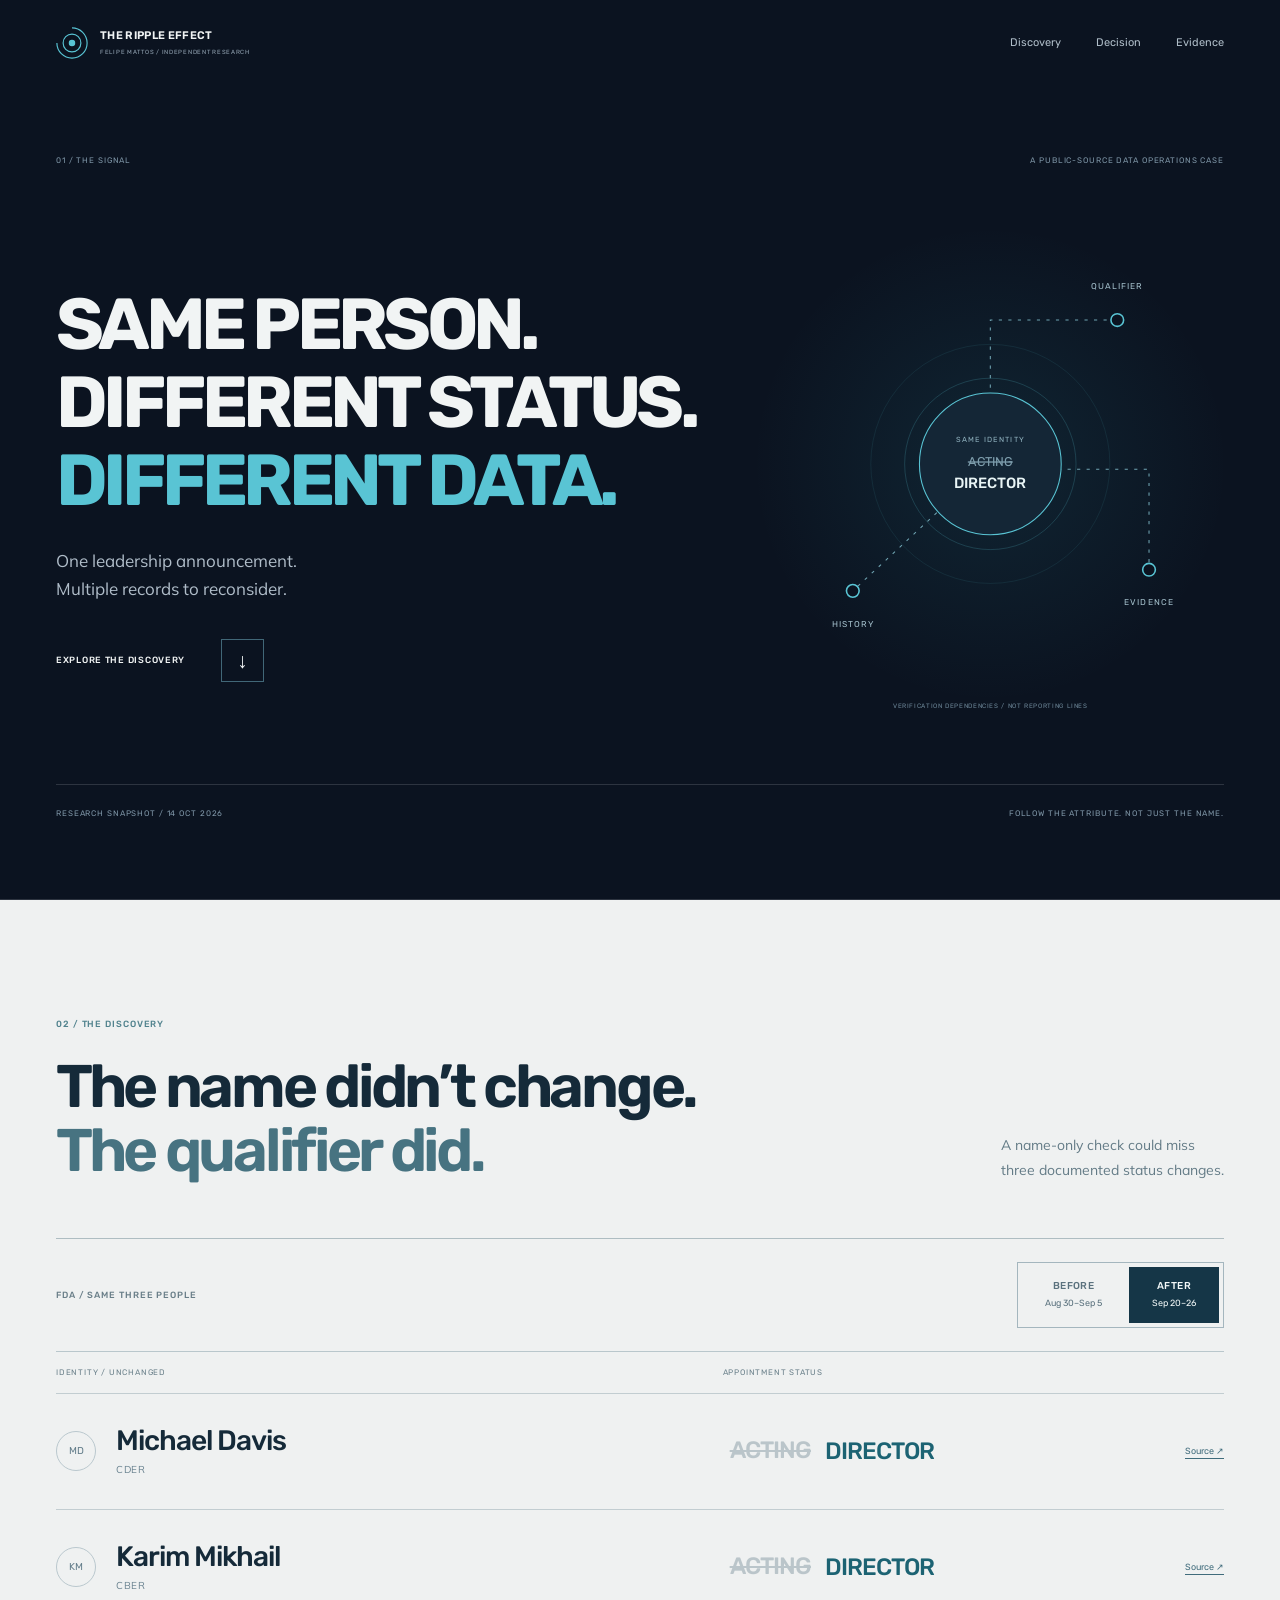
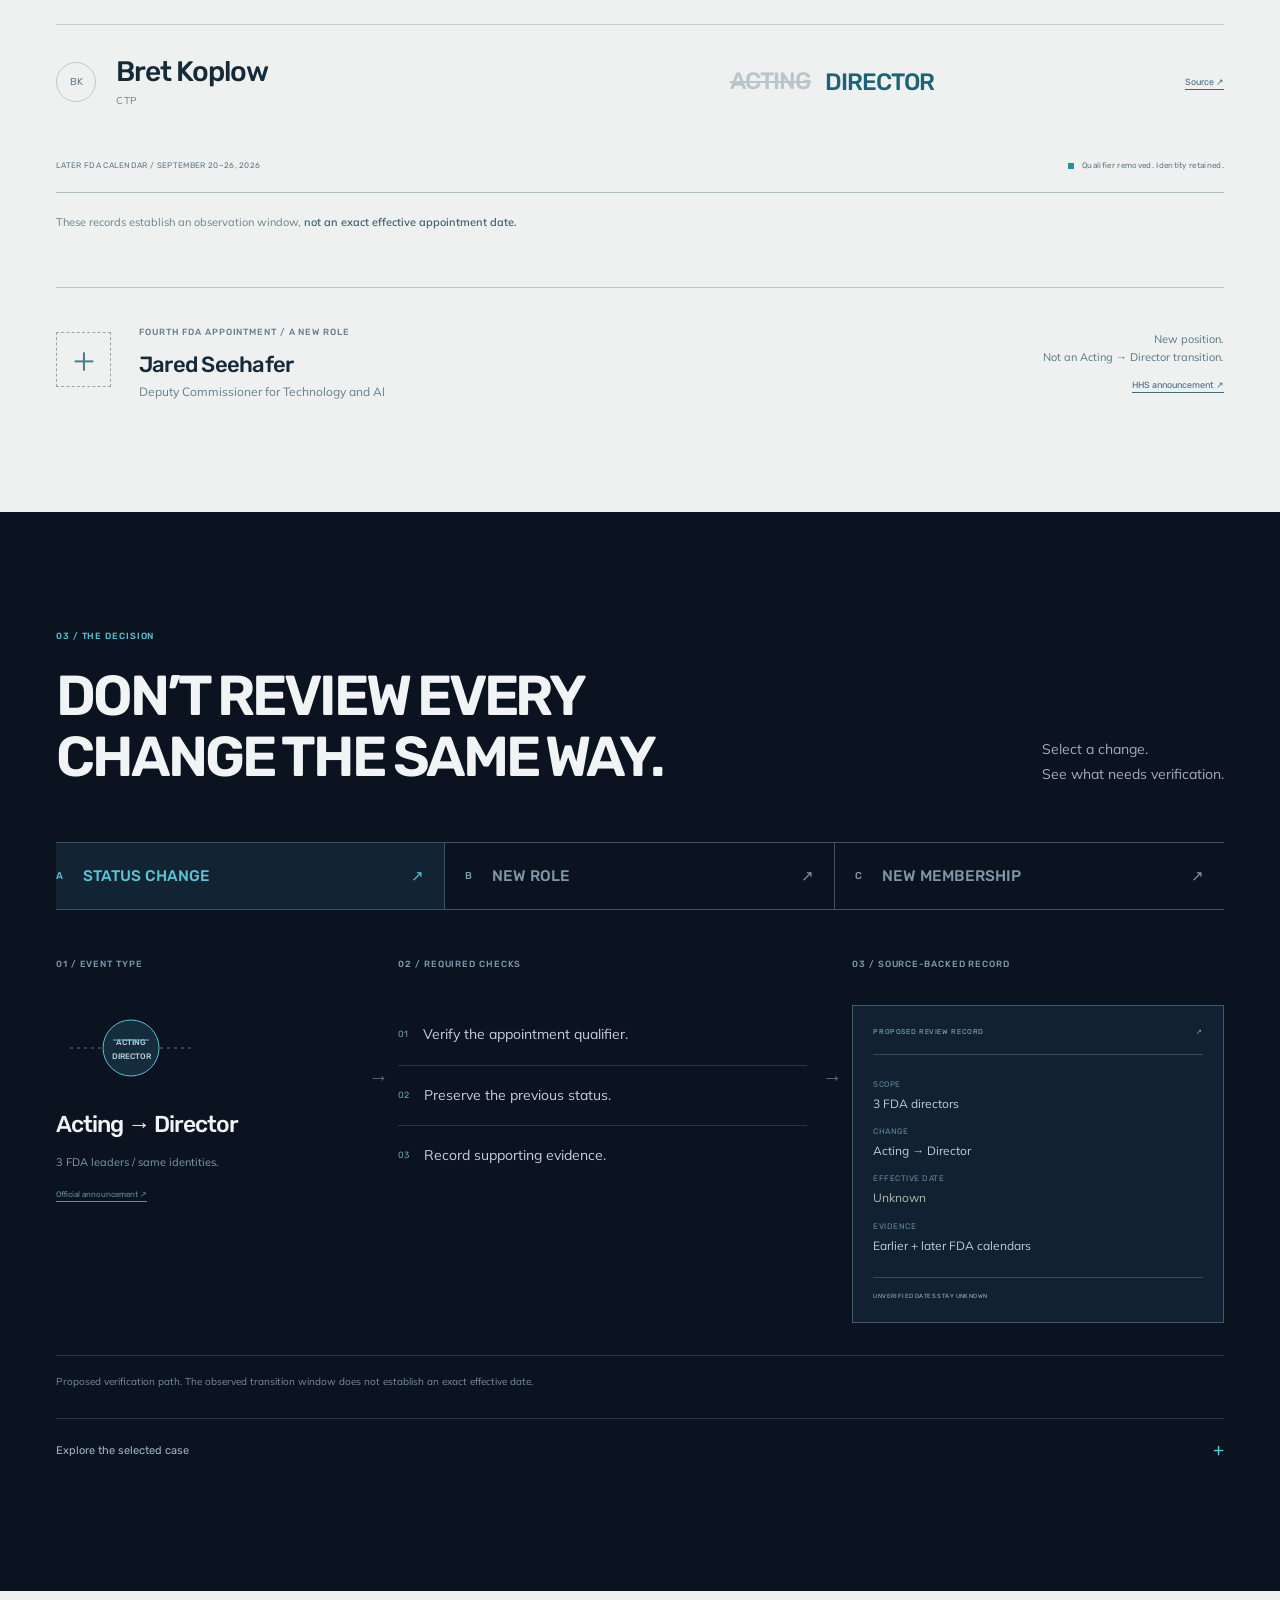
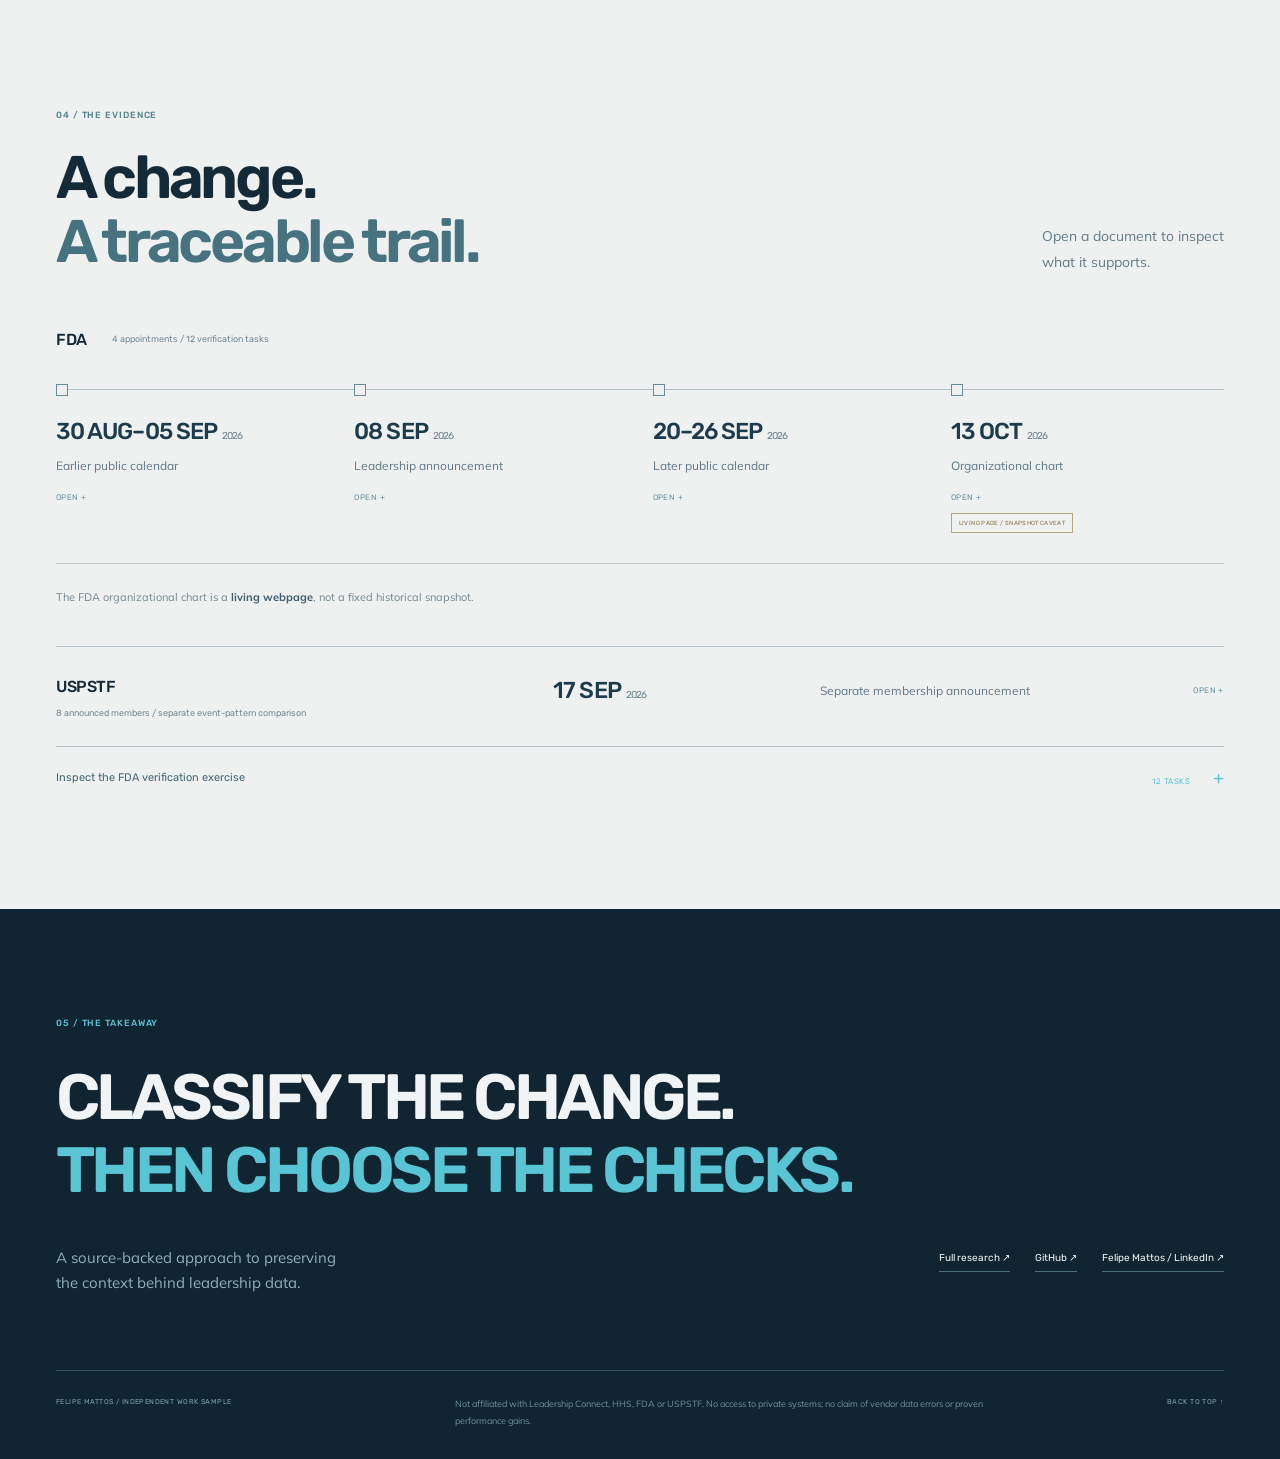
<file: index.html>
<!doctype html>
<html lang="en">
<head>
<meta charset="utf-8"><meta name="viewport" content="width=device-width,initial-scale=1">
<meta name="theme-color" content="#0b1320">
<meta name="description" content="Same person. Different status. An interactive, public-source research story by Felipe Mattos about the context behind leadership data.">
<title>The Ripple Effect — Same person. Different status.</title>
<link rel="preconnect" href="https://fonts.googleapis.com"><link rel="preconnect" href="https://fonts.gstatic.com" crossorigin>
<link href="https://fonts.googleapis.com/css2?family=Rubik:wght@400;500;600;700;800&family=Mulish:wght@400;500;600;700&display=swap" rel="stylesheet">
<link rel="stylesheet" href="site/styles.css?v=story-20261015-2"><script src="site/app.js?v=story-20261014-1" defer></script>
</head>
<body>
<a class="skip" href="#discovery">Skip to the discovery</a>
<header class="site-header"><a class="brand" href="#signal" aria-label="The Ripple Effect, back to start"><svg viewBox="0 0 36 36" aria-hidden="true"><circle cx="18" cy="18" r="3"/><circle cx="18" cy="18" r="10"/><path d="M18 1a17 17 0 1 1-17 17"/></svg><span>THE RIPPLE EFFECT<small>FELIPE MATTOS / INDEPENDENT RESEARCH</small></span></a><nav class="desktop-nav" aria-label="Main navigation"><a href="#discovery">Discovery</a><a href="#decision">Decision</a><a href="#evidence">Evidence</a></nav><button class="menu-toggle" type="button" aria-label="Open navigation" aria-expanded="false" aria-controls="site-menu"><span></span><span></span></button></header>
<dialog id="site-menu" aria-label="Site navigation"><button type="button" class="menu-close" aria-label="Close navigation">×</button><span class="eyebrow">THE RIPPLE EFFECT</span><nav aria-label="Mobile navigation"><a href="#signal">01 / Signal</a><a href="#discovery">02 / Discovery</a><a href="#decision">03 / Decision</a><a href="#evidence">04 / Evidence</a></nav></dialog>
<main>
<section class="hero" id="signal" aria-labelledby="hero-title"><div class="shell"><div class="hero-meta"><span>01 / THE SIGNAL</span><span>A PUBLIC-SOURCE DATA OPERATIONS CASE</span></div><div class="hero-layout"><div class="hero-copy"><h1 id="hero-title"><span>SAME PERSON.</span><span>DIFFERENT STATUS.</span><span class="cyan">DIFFERENT DATA.</span></h1><p>One leadership announcement.<br>Multiple records to reconsider.</p><a class="hero-cta" href="#discovery">EXPLORE THE DISCOVERY <span>↓</span></a></div><figure class="hero-network"><svg viewBox="0 0 460 510" role="img" aria-labelledby="network-title network-desc"><title id="network-title">One change. Three verification questions.</title><desc id="network-desc">A change from Acting Director to Director triggers questions about the appointment qualifier, previous status and supporting evidence. These are verification dependencies, not reporting relationships.</desc><defs><radialGradient id="halo"><stop stop-color="#3cc7dc" stop-opacity=".1"/><stop offset="1" stop-color="#3cc7dc" stop-opacity="0"/></radialGradient></defs><circle cx="230" cy="240" r="225" fill="url(#halo)"/><g class="network-links"><path d="M230 195V104H350"/><path d="M285 245H380V340"/><path d="M186 280L100 360"/></g><circle class="ripple ripple-a" cx="230" cy="240" r="81"/><circle class="ripple ripple-b" cx="230" cy="240" r="113"/><circle cx="230" cy="240" r="67" class="core"/><g class="network-text"><text x="230" y="219" class="network-label">SAME IDENTITY</text><text x="230" y="242" class="network-acting">ACTING</text><text x="230" y="263" class="network-director">DIRECTOR</text></g><g class="satellite"><circle cx="350" cy="104" r="6"/><text x="350" y="75" text-anchor="middle">QUALIFIER</text><circle cx="380" cy="340" r="6"/><text x="380" y="373" text-anchor="middle">EVIDENCE</text><circle cx="100" cy="360" r="6"/><text x="100" y="394" text-anchor="middle">HISTORY</text></g><text x="230" y="471" class="network-foot">VERIFICATION DEPENDENCIES / NOT REPORTING LINES</text></svg></figure></div><div class="hero-foot"><span>RESEARCH SNAPSHOT / 14 OCT 2026</span><span>FOLLOW THE ATTRIBUTE. NOT JUST THE NAME.</span></div></div></section>
<section class="discovery light" id="discovery" aria-labelledby="discovery-title"><div class="shell"><div class="section-intro"><div><span class="eyebrow">02 / THE DISCOVERY</span><h2 id="discovery-title">The name didn’t change.<br><em>The qualifier did.</em></h2></div><p>A name-only check could miss<br>three documented status changes.</p></div>
<div class="comparison" id="comparison" data-observation="after"><div class="comparison-bar"><span class="mini-label">FDA / SAME THREE PEOPLE</span><div class="observation-controls" role="group" aria-label="Compare documented FDA observations"><button type="button" id="show-before" aria-pressed="false">BEFORE <small>Aug 30–Sep 5</small></button><button type="button" id="show-after" aria-pressed="true">AFTER <small>Sep 20–26</small></button></div></div><div class="comparison-labels" aria-hidden="true"><span>IDENTITY / UNCHANGED</span><span>APPOINTMENT STATUS</span></div><div id="leader-rows"></div><div class="comparison-bottom"><span id="observation-note" role="status">LATER FDA CALENDAR / SEPTEMBER 20–26, 2026</span><span class="change-key"><i></i> <span id="change-key-label">Qualifier removed. Identity retained.</span></span></div></div>
<p class="date-note">These records establish an observation window, <strong>not an exact effective appointment date.</strong></p>
<div class="new-role"><span class="plus-mark" aria-hidden="true">+</span><div><span class="mini-label">FOURTH FDA APPOINTMENT / A NEW ROLE</span><h3>Jared Seehafer</h3><p>Deputy Commissioner for Technology and AI</p></div><div class="new-role-aside"><span>New position.<br>Not an Acting → Director transition.</span><a id="new-role-source" class="source-link" href="https://www.hhs.gov/press-room/hhs-announces-key-fda-leadership-selections.html" target="_blank" rel="noopener">HHS announcement ↗</a></div></div>
</div></section>
<section class="decision" id="decision" aria-labelledby="decision-title"><div class="shell"><div class="section-intro"><div><span class="eyebrow">03 / THE DECISION</span><h2 id="decision-title">DON’T REVIEW EVERY<br>CHANGE THE SAME WAY.</h2></div><p>Select a change.<br>See what needs verification.</p></div><div class="event-tabs" role="tablist" aria-label="Choose an event type"><button type="button" id="type-status" role="tab" aria-selected="true" aria-controls="workflow" data-event-type="status"><span>A</span>STATUS CHANGE<i>↗</i></button><button type="button" id="type-role" role="tab" aria-selected="false" aria-controls="workflow" tabindex="-1" data-event-type="role"><span>B</span>NEW ROLE<i>↗</i></button><button type="button" id="type-membership" role="tab" aria-selected="false" aria-controls="workflow" tabindex="-1" data-event-type="membership"><span>C</span>NEW MEMBERSHIP<i>↗</i></button></div>
<div class="workflow" id="workflow" role="tabpanel" aria-labelledby="type-status" tabindex="0"><div class="workflow-stage"><span class="stage-label">01 / EVENT TYPE</span><div class="event-visual" id="event-visual" aria-hidden="true"></div><h3 id="event-title">Acting → Director</h3><p id="event-example">Three FDA leaders / same identities.</p><a id="event-source" class="source-link" href="https://www.hhs.gov/press-room/hhs-announces-key-fda-leadership-selections.html" target="_blank" rel="noopener">Official announcement ↗</a></div><div class="workflow-stage check-stage"><span class="stage-label">02 / REQUIRED CHECKS</span><ol id="required-checks"></ol></div><div class="workflow-stage record-stage"><span class="stage-label">03 / SOURCE-BACKED RECORD</span><div class="record-sheet"><div class="record-top"><span>PROPOSED REVIEW RECORD</span><span aria-hidden="true">↗</span></div><dl id="record-fields"></dl><span class="unknown-marker">UNVERIFIED DATES STAY UNKNOWN</span></div></div></div>
<p class="workflow-caveat" id="workflow-caveat">Proposed verification path. Direct reporting relationships and exact start dates remain unverified.</p><details class="research-detail" id="event-detail"><summary>Explore the selected case <span>+</span></summary><div id="event-detail-body"></div></details>
</div></section>
<section class="evidence light" id="evidence" aria-labelledby="evidence-title"><div class="shell"><div class="section-intro"><div><span class="eyebrow">04 / THE EVIDENCE</span><h2 id="evidence-title">A change.<br><em>A traceable trail.</em></h2></div><p>Open a document to inspect<br>what it supports.</p></div><div class="case-lane-label"><strong>FDA</strong><span>4 appointments / 12 verification tasks</span></div><div class="document-timeline" id="fda-sources"></div><p class="living-note">The FDA organizational chart is a <strong>living webpage</strong>, not a fixed historical snapshot.</p><div class="separate-evidence"><div class="case-lane-label"><strong>USPSTF</strong><span>8 announced members / separate event-pattern comparison</span></div><div id="membership-source"></div></div>
<details class="research-detail queue-disclosure" id="research"><summary>Inspect the FDA verification exercise <span class="summary-tail">12 TASKS <i>+</i></span></summary><div class="research-inner"><p>Editorial exercise, not a performance result. No measured time savings, error reduction or validated ranking accuracy. USPSTF members are not part of this queue.</p><div class="queue-controls" role="group" aria-label="Order the FDA verification tasks"><button type="button" id="btn-fifo" aria-pressed="true">Ingestion order</button><button type="button" id="btn-priority" aria-pressed="false">Editorial score / illustrative</button></div><p class="queue-note" id="queue-label">INGESTION ORDER / NOT A MEASURED BASELINE</p><div id="task-queue" class="queue"></div><details class="score-detail"><summary>How the scores are constructed</summary><p>Task weight + assumed organizational impact + evidence gap + new-role flag. These assumptions are inspectable in <a href="https://github.com/felipervm/leadership-change-intelligence/blob/main/src/build.py" target="_blank" rel="noopener">src/build.py ↗</a>; they are not calibrated predictions.</p></details><a class="text-link" href="https://github.com/felipervm/leadership-change-intelligence/blob/main/docs/decision_brief.md" target="_blank" rel="noopener">FULL METHOD & LIMITATIONS ↗</a></div></details>
</div></section>
<section class="takeaway" id="takeaway" aria-labelledby="takeaway-title"><div class="shell"><span class="eyebrow">05 / THE TAKEAWAY</span><h2 id="takeaway-title">CLASSIFY THE CHANGE.<br><span>THEN CHOOSE THE CHECKS.</span></h2><div class="takeaway-bottom"><p>A source-backed approach to preserving<br>the context behind leadership data.</p><div class="closing-links"><a href="https://github.com/felipervm/leadership-change-intelligence/blob/main/docs/decision_brief.md" target="_blank" rel="noopener">Full research ↗</a><a href="https://github.com/felipervm/leadership-change-intelligence" target="_blank" rel="noopener">GitHub ↗</a><a href="https://www.linkedin.com/in/felipervm/" target="_blank" rel="noopener">Felipe Mattos / LinkedIn ↗</a></div></div><footer><span>FELIPE MATTOS / INDEPENDENT WORK SAMPLE</span><p>Not affiliated with Leadership Connect, HHS, FDA or USPSTF. No access to private systems; no claim of vendor data errors or proven performance gains.</p><a href="#signal">BACK TO TOP ↑</a></footer></div></section>
</main>
<noscript><p class="no-script">The interactive views require JavaScript. <a href="https://github.com/felipervm/leadership-change-intelligence/blob/main/docs/decision_brief.md">Read the complete research and sources ↗</a></p></noscript>
<script type="application/json" id="embedded-case">{"case": {"case_id": "fda-sept-2026", "as_of": "2026-10-14", "agency": "U.S. Food and Drug Administration", "sources": [{"id": "FDA-AUG30", "kind": "official_historical_calendar", "label": "FDA public calendar, Aug 30–Sep 5 (prior acting titles)", "date": "2026-09-05", "url": "https://www.fda.gov/news-events/public-calendar-meetings-fda-officials/public-calendar-august-30-september-5-2026", "note": "Archived week-specific record, lists Davis, Mikhail, Koplow as acting directors."}, {"id": "HHS-SEP08", "kind": "official_announcement", "label": "HHS leadership selections", "date": "2026-09-08", "url": "https://www.hhs.gov/press-room/hhs-announces-key-fda-leadership-selections.html"}, {"id": "FDA-SEP20", "kind": "official_historical_calendar", "label": "FDA public calendar, Sep 20–26 (subsequent titles)", "date": "2026-09-26", "url": "https://www.fda.gov/news-events/public-calendar-meetings-fda-officials/public-calendar-september-20-26-2026", "note": "Week-specific record, lists directors without acting designation."}, {"id": "FDA-OCT13", "kind": "official_current_chart", "label": "FDA organization chart (page displays Oct 13, 2026)", "date": "2026-10-13", "url": "https://www.fda.gov/about-fda/fda-organization-charts/fda-overview-organization-chart-text-version", "note": "LIVING WEBPAGE: the chart URL updates; page date must be checked again if revisited."}], "reporting_manager": {"id": "FDA-COMMISSIONER", "name": "Kyle Diamantas", "role": "Acting Commissioner of Food and Drugs", "evidence": ["FDA-AUG30"], "note": "Official FDA calendar identifies the Acting Commissioner; edges in the visualization are illustrative rather than independently validated direct reporting lines."}, "changes": [{"id": "CHG-01", "person": "Jared Seehafer", "role": "Deputy Commissioner for Technology and Artificial Intelligence", "unit": "Office of the Commissioner", "type": "new_role", "evidence": ["HHS-SEP08", "FDA-OCT13"], "relationships": ["organizational placement shown in FDA overview; direct reporting edge not independently verified"], "risk_tags": ["new_org_role", "cross_agency_scope"], "customer_relevance": 3, "prior_status": "No prior occupant identified; HHS describes the position as newly created.", "transition_status": "new_position_confirmed", "transition_evidence": ["HHS-SEP08"], "unresolved": "Precise effective/start date and predecessor equivalent, if any, remain unverified."}, {"id": "CHG-02", "person": "Michael Davis", "role": "Director, Center for Drug Evaluation and Research", "unit": "Center for Drug Evaluation and Research (CDER)", "type": "leadership_selection", "evidence": ["HHS-SEP08", "FDA-OCT13"], "relationships": ["organizational placement shown in FDA overview; direct reporting edge not independently verified"], "risk_tags": ["center_leadership"], "customer_relevance": 2, "prior_status": "Acting Director", "transition_status": "acting_to_director_confirmed", "transition_evidence": ["FDA-AUG30", "HHS-SEP08", "FDA-SEP20"], "unresolved": "Exact effective day was not independently verified; announcement and later title establish a transition window, not a start date."}, {"id": "CHG-03", "person": "Karim Mikhail", "role": "Director, Center for Biologics Evaluation and Research", "unit": "Center for Biologics Evaluation and Research (CBER)", "type": "leadership_selection", "evidence": ["HHS-SEP08", "FDA-OCT13"], "relationships": ["organizational placement shown in FDA overview; direct reporting edge not independently verified"], "risk_tags": ["center_leadership"], "customer_relevance": 2, "prior_status": "Acting Director", "transition_status": "acting_to_director_confirmed", "transition_evidence": ["FDA-AUG30", "HHS-SEP08", "FDA-SEP20"], "unresolved": "Exact effective day was not independently verified; announcement and later title establish a transition window, not a start date."}, {"id": "CHG-04", "person": "Bret Koplow", "role": "Director, Center for Tobacco Products", "unit": "Center for Tobacco Products (CTP)", "type": "leadership_selection", "evidence": ["HHS-SEP08", "FDA-OCT13"], "relationships": ["organizational placement shown in FDA overview; direct reporting edge not independently verified"], "risk_tags": ["center_leadership"], "customer_relevance": 2, "prior_status": "Acting Director", "transition_status": "acting_to_director_confirmed", "transition_evidence": ["FDA-AUG30", "HHS-SEP08", "FDA-SEP20"], "unresolved": "Exact effective day was not independently verified; announcement and later title establish a transition window, not a start date."}], "research_finding": "Three Acting Director → Director title changes supported by dated FDA calendars and the HHS announcement; one newly created Deputy Commissioner role. Exact personnel-effective dates not established.", "source_caveat": "The organizational chart is a living page. The original v1 attributed a September 16 chart snapshot to a URL that now displays October 13. This version avoids treating that URL as a fixed archived snapshot."}, "tasks": [{"id": "CHG-01-PROFILE", "event_id": "CHG-01", "kind": "profile", "title": "Confirm person-to-role association", "person": "Jared Seehafer", "status": "confirmed", "why": "Both official sources name the appointee.", "research_note": "", "score": 8, "source_ids": ["HHS-SEP08", "FDA-OCT13"], "score_factors": {"task_weight": 4, "impact_assumption": 3, "evidence_gap": 0, "new_role_flag": 1}, "rank_priority": 1, "rank_fifo": 1}, {"id": "CHG-01-HIERARCHY", "event_id": "CHG-01", "kind": "hierarchy", "title": "Confirm organizational placement", "person": "Jared Seehafer", "status": "confirmed", "why": "Official FDA chart includes the role or center under the Commissioner.", "research_note": "", "score": 7, "source_ids": ["HHS-SEP08", "FDA-OCT13"], "score_factors": {"task_weight": 3, "impact_assumption": 3, "evidence_gap": 0, "new_role_flag": 1}, "rank_priority": 3, "rank_fifo": 2}, {"id": "CHG-01-TRANSITION", "event_id": "CHG-01", "kind": "transition", "title": "Verify prior appointment status and effective-date window", "person": "Jared Seehafer", "status": "needs_research", "why": "Precise effective/start date and predecessor equivalent, if any, remain unverified.", "research_note": "No prior occupant identified; HHS describes the position as newly created.", "score": 8, "source_ids": ["HHS-SEP08"], "score_factors": {"task_weight": 2, "impact_assumption": 3, "evidence_gap": 2, "new_role_flag": 1}, "rank_priority": 2, "rank_fifo": 3}, {"id": "CHG-02-PROFILE", "event_id": "CHG-02", "kind": "profile", "title": "Confirm person-to-role association", "person": "Michael Davis", "status": "confirmed", "why": "Both official sources name the appointee.", "research_note": "", "score": 5, "source_ids": ["HHS-SEP08", "FDA-OCT13"], "score_factors": {"task_weight": 4, "impact_assumption": 1, "evidence_gap": 0, "new_role_flag": 0}, "rank_priority": 4, "rank_fifo": 4}, {"id": "CHG-02-HIERARCHY", "event_id": "CHG-02", "kind": "hierarchy", "title": "Confirm organizational placement", "person": "Michael Davis", "status": "confirmed", "why": "Official FDA chart includes the role or center under the Commissioner.", "research_note": "", "score": 4, "source_ids": ["HHS-SEP08", "FDA-OCT13"], "score_factors": {"task_weight": 3, "impact_assumption": 1, "evidence_gap": 0, "new_role_flag": 0}, "rank_priority": 10, "rank_fifo": 5}, {"id": "CHG-02-TRANSITION", "event_id": "CHG-02", "kind": "transition", "title": "Verify prior appointment status and effective-date window", "person": "Michael Davis", "status": "partial", "why": "Exact effective day was not independently verified; announcement and later title establish a transition window, not a start date.", "research_note": "Acting Director", "score": 5, "source_ids": ["FDA-AUG30", "HHS-SEP08", "FDA-SEP20"], "score_factors": {"task_weight": 2, "impact_assumption": 1, "evidence_gap": 2, "new_role_flag": 0}, "rank_priority": 5, "rank_fifo": 6}, {"id": "CHG-03-PROFILE", "event_id": "CHG-03", "kind": "profile", "title": "Confirm person-to-role association", "person": "Karim Mikhail", "status": "confirmed", "why": "Both official sources name the appointee.", "research_note": "", "score": 5, "source_ids": ["HHS-SEP08", "FDA-OCT13"], "score_factors": {"task_weight": 4, "impact_assumption": 1, "evidence_gap": 0, "new_role_flag": 0}, "rank_priority": 6, "rank_fifo": 7}, {"id": "CHG-03-HIERARCHY", "event_id": "CHG-03", "kind": "hierarchy", "title": "Confirm organizational placement", "person": "Karim Mikhail", "status": "confirmed", "why": "Official FDA chart includes the role or center under the Commissioner.", "research_note": "", "score": 4, "source_ids": ["HHS-SEP08", "FDA-OCT13"], "score_factors": {"task_weight": 3, "impact_assumption": 1, "evidence_gap": 0, "new_role_flag": 0}, "rank_priority": 11, "rank_fifo": 8}, {"id": "CHG-03-TRANSITION", "event_id": "CHG-03", "kind": "transition", "title": "Verify prior appointment status and effective-date window", "person": "Karim Mikhail", "status": "partial", "why": "Exact effective day was not independently verified; announcement and later title establish a transition window, not a start date.", "research_note": "Acting Director", "score": 5, "source_ids": ["FDA-AUG30", "HHS-SEP08", "FDA-SEP20"], "score_factors": {"task_weight": 2, "impact_assumption": 1, "evidence_gap": 2, "new_role_flag": 0}, "rank_priority": 7, "rank_fifo": 9}, {"id": "CHG-04-PROFILE", "event_id": "CHG-04", "kind": "profile", "title": "Confirm person-to-role association", "person": "Bret Koplow", "status": "confirmed", "why": "Both official sources name the appointee.", "research_note": "", "score": 5, "source_ids": ["HHS-SEP08", "FDA-OCT13"], "score_factors": {"task_weight": 4, "impact_assumption": 1, "evidence_gap": 0, "new_role_flag": 0}, "rank_priority": 8, "rank_fifo": 10}, {"id": "CHG-04-HIERARCHY", "event_id": "CHG-04", "kind": "hierarchy", "title": "Confirm organizational placement", "person": "Bret Koplow", "status": "confirmed", "why": "Official FDA chart includes the role or center under the Commissioner.", "research_note": "", "score": 4, "source_ids": ["HHS-SEP08", "FDA-OCT13"], "score_factors": {"task_weight": 3, "impact_assumption": 1, "evidence_gap": 0, "new_role_flag": 0}, "rank_priority": 12, "rank_fifo": 11}, {"id": "CHG-04-TRANSITION", "event_id": "CHG-04", "kind": "transition", "title": "Verify prior appointment status and effective-date window", "person": "Bret Koplow", "status": "partial", "why": "Exact effective day was not independently verified; announcement and later title establish a transition window, not a start date.", "research_note": "Acting Director", "score": 5, "source_ids": ["FDA-AUG30", "HHS-SEP08", "FDA-SEP20"], "score_factors": {"task_weight": 2, "impact_assumption": 1, "evidence_gap": 2, "new_role_flag": 0}, "rank_priority": 9, "rank_fifo": 12}], "summary": {"official_sources": 4, "announced_selections": 4, "verification_tasks": 12, "source_supported_checks": 8, "open_research_tasks": 1, "partial_checks": 3, "documented_transition_patterns": 3}, "disclaimer": "Public-source exercise. No access to Leadership Connect data, no inferred defects, no verified internal ROI.", "method": "Scores are illustrative editorial priorities, not an empirically validated risk model."}</script>
<script type="application/json" id="embedded-comparison">{"case_id": "uspstf-sept-2026", "agency": "U.S. Preventive Services Task Force", "event_type": "membership_addition", "announced_on": "2026-09-17", "source": {"id": "HHS-SEP17", "url": "https://www.hhs.gov/press-room/secretary-kennedy-announces-new-us-preventive-services-task-force-members.html", "kind": "official_announcement", "published_on": "2026-09-17"}, "new_members": [{"person": "Seth J. Corey", "member_role": "Chair", "evidence": ["HHS-SEP17"], "confirmed": "Named as new appointee in HHS release", "unverified": "Exact formal service start date; predecessor or replacement relationship; existing profile status"}, {"person": "Patrick K. Hunter", "member_role": "Member", "evidence": ["HHS-SEP17"], "confirmed": "Named as new appointee in HHS release", "unverified": "Exact formal service start date; predecessor or replacement relationship; existing profile status"}, {"person": "Ronald P. Karlsberg", "member_role": "Member", "evidence": ["HHS-SEP17"], "confirmed": "Named as new appointee in HHS release", "unverified": "Exact formal service start date; predecessor or replacement relationship; existing profile status"}, {"person": "Venkatesh L. Murthy", "member_role": "Member", "evidence": ["HHS-SEP17"], "confirmed": "Named as new appointee in HHS release", "unverified": "Exact formal service start date; predecessor or replacement relationship; existing profile status"}, {"person": "Stephen T. Parente", "member_role": "Member", "evidence": ["HHS-SEP17"], "confirmed": "Named as new appointee in HHS release", "unverified": "Exact formal service start date; predecessor or replacement relationship; existing profile status"}, {"person": "Goldie Stands-Over-Bull", "member_role": "Member", "evidence": ["HHS-SEP17"], "confirmed": "Named as new appointee in HHS release", "unverified": "Exact formal service start date; predecessor or replacement relationship; existing profile status"}, {"person": "Louis J. Wilson", "member_role": "Member", "evidence": ["HHS-SEP17"], "confirmed": "Named as new appointee in HHS release", "unverified": "Exact formal service start date; predecessor or replacement relationship; existing profile status"}, {"person": "Dennis W. Wulfeck", "member_role": "Member", "evidence": ["HHS-SEP17"], "confirmed": "Named as new appointee in HHS release", "unverified": "Exact formal service start date; predecessor or replacement relationship; existing profile status"}], "prior_membership_state": "unknown_from_this_source", "note": "External event-pattern check only. This release announces eight members; it is not evidence of a profile gap, a prior resignation, or an effective appointment date."}</script>
</body></html>
</file>
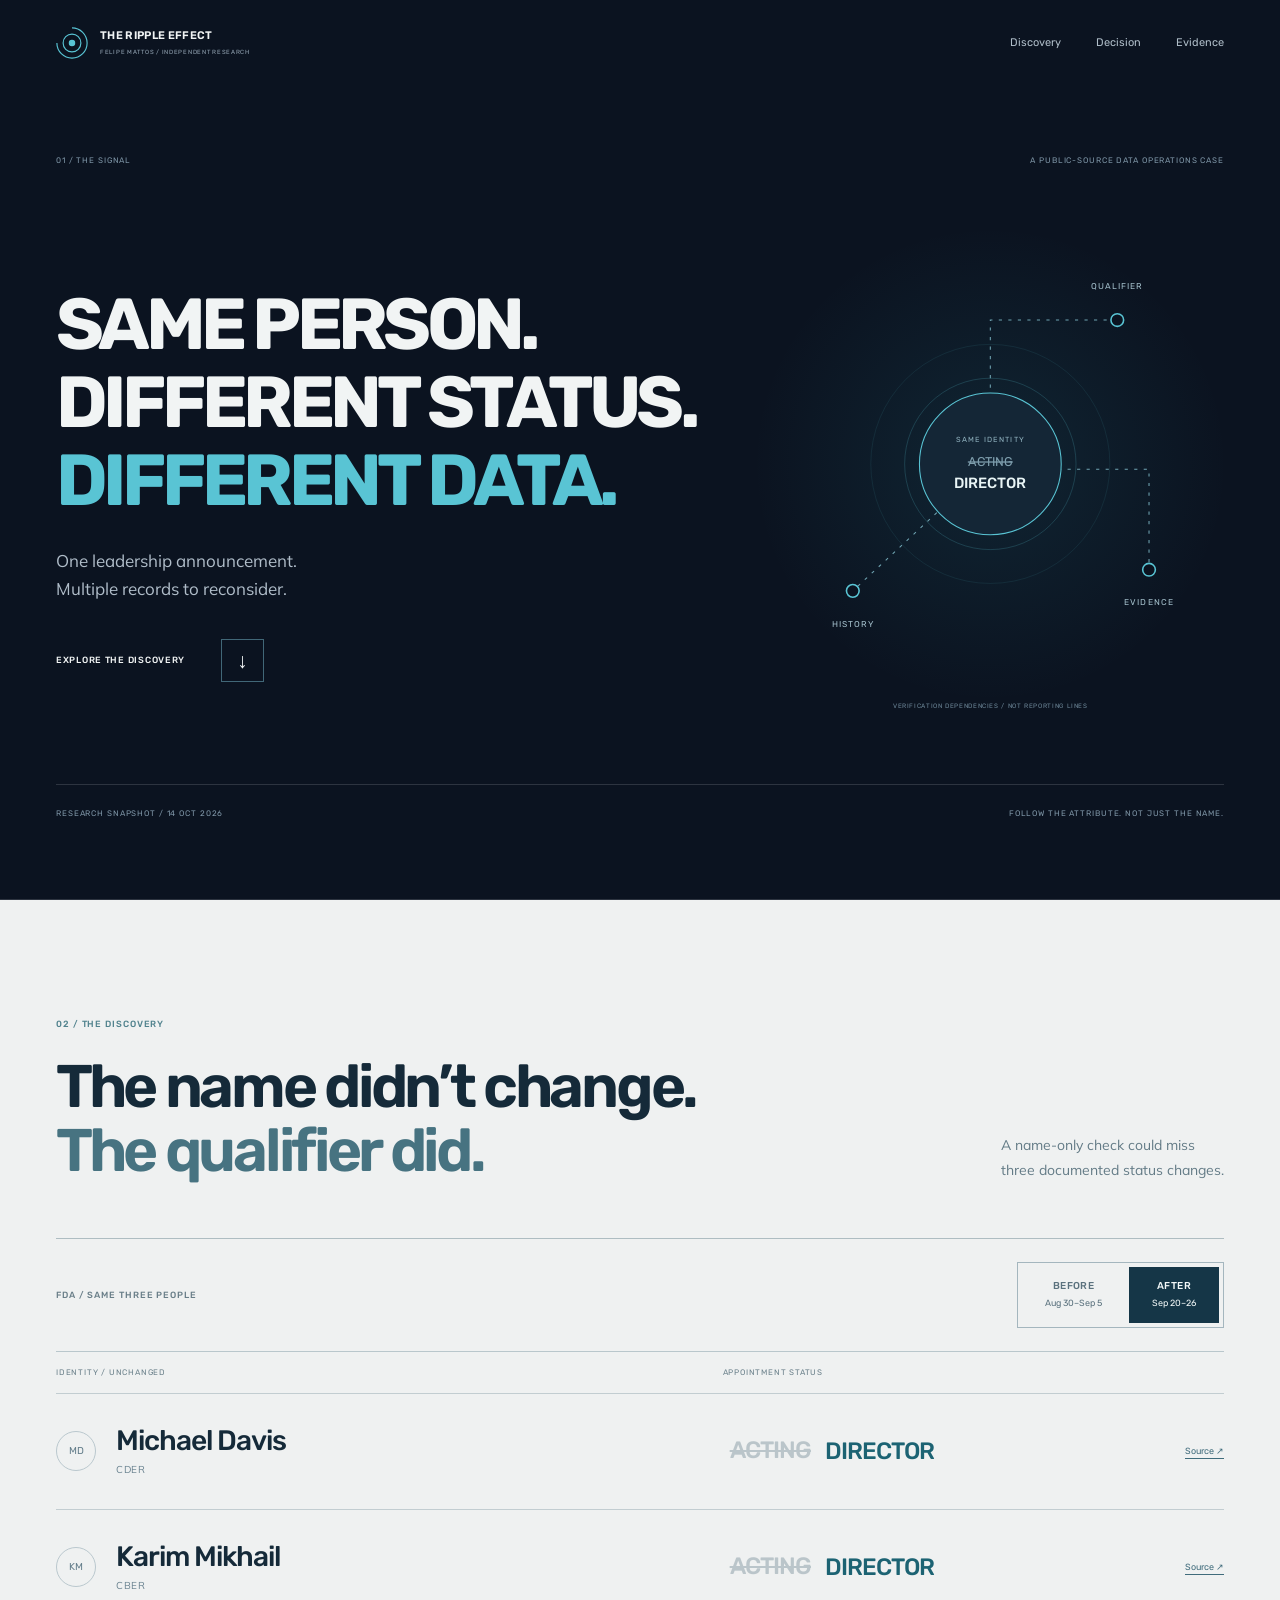
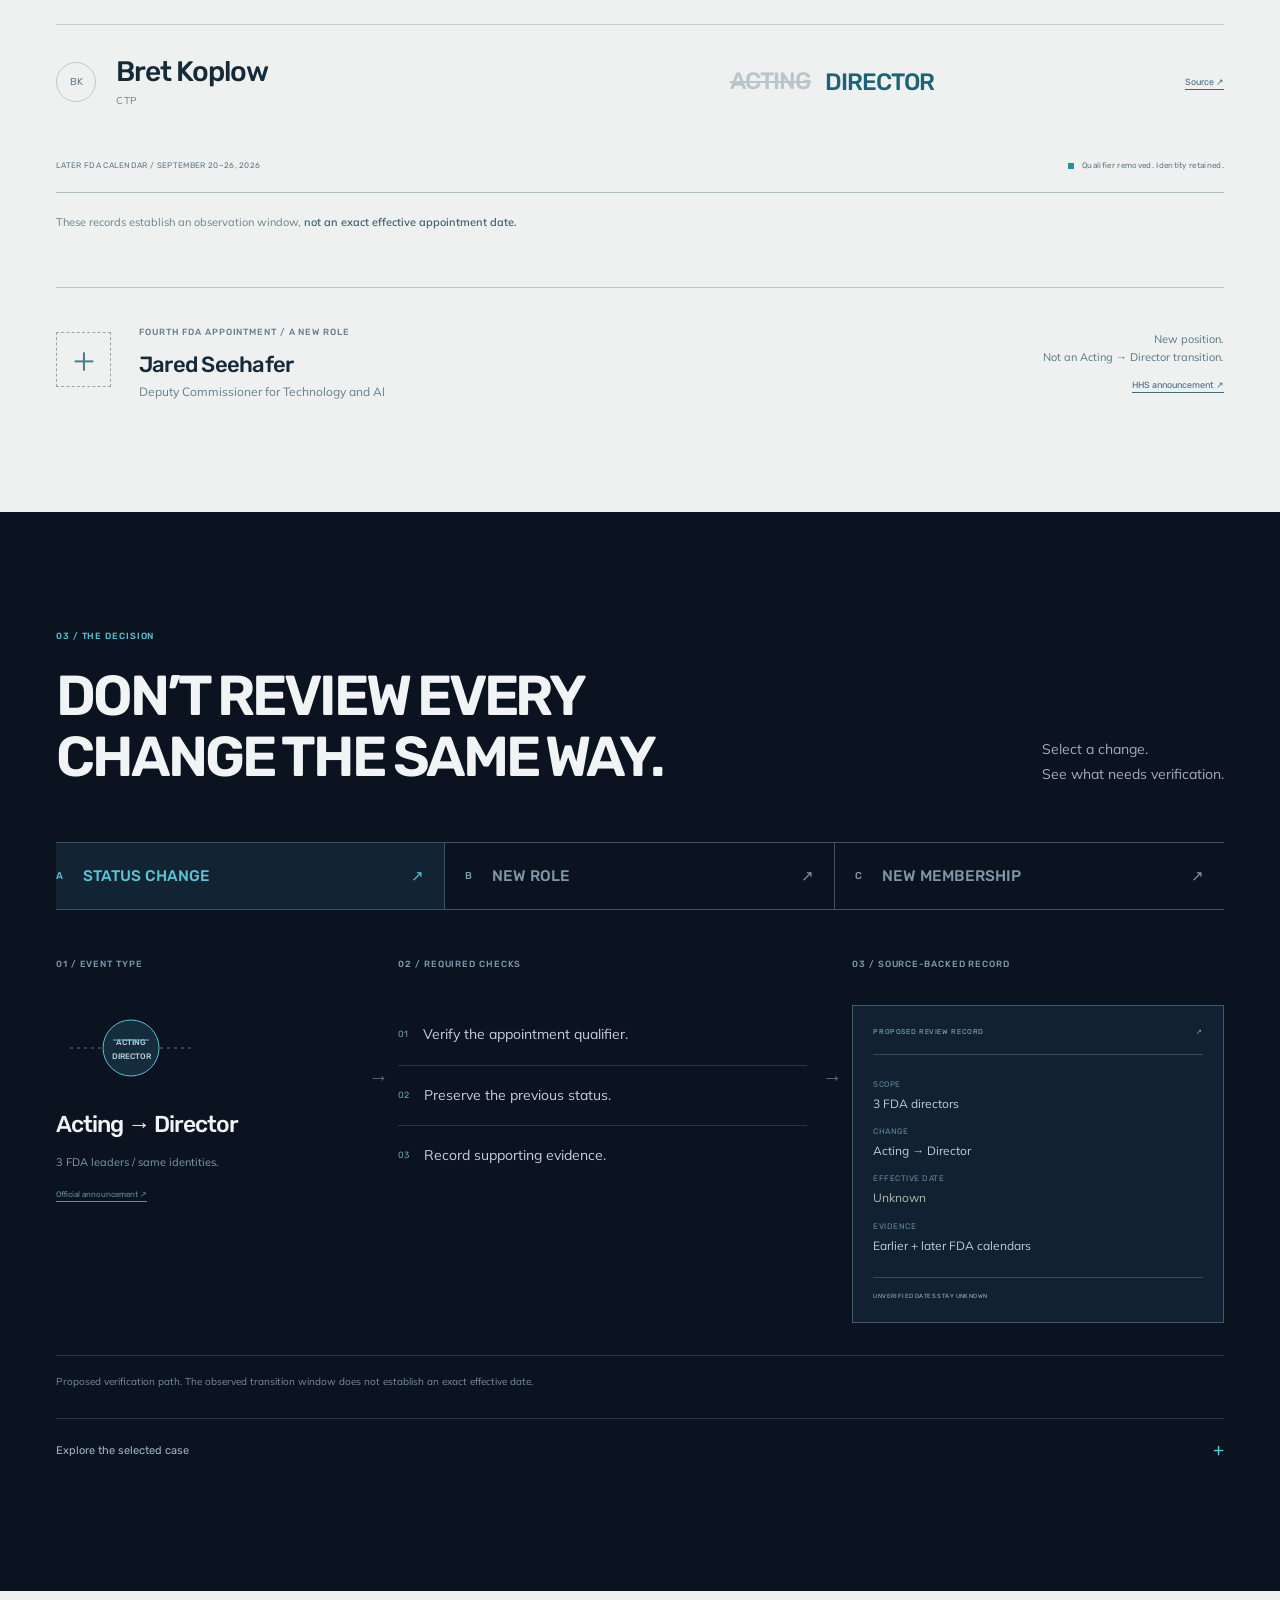
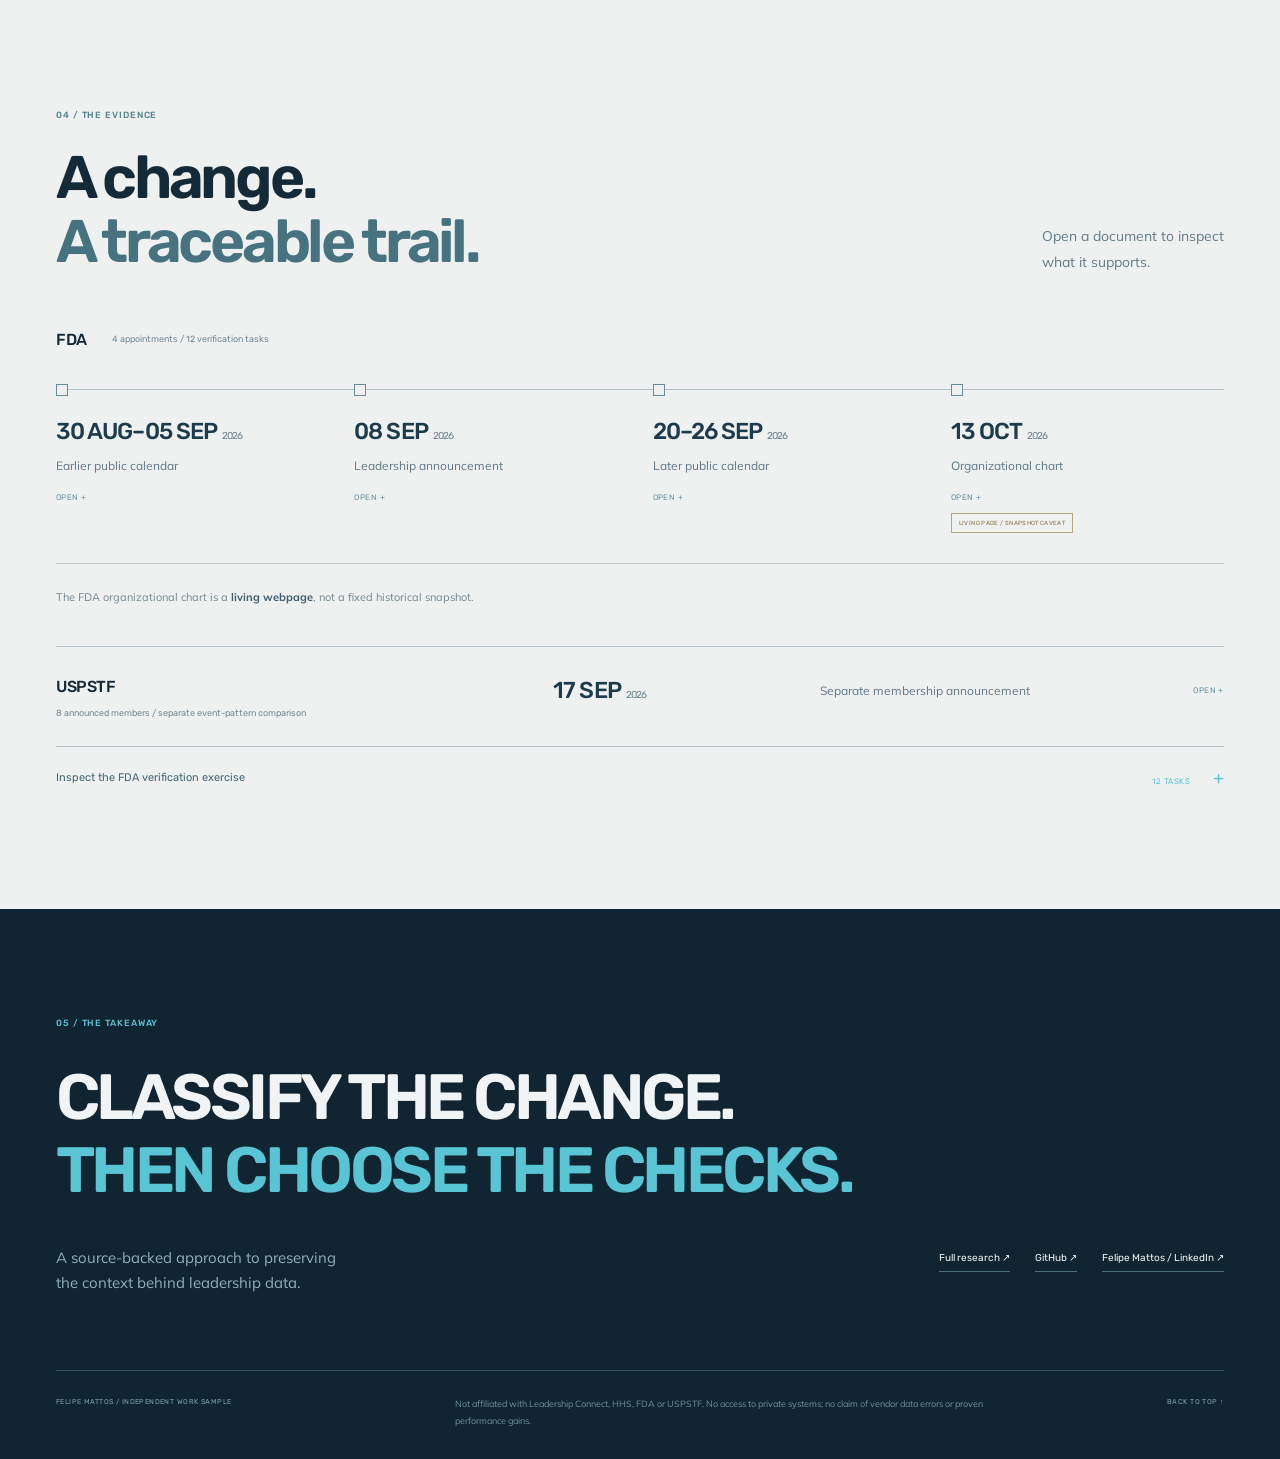
<file: site/index.html>
<!doctype html>
<html lang="en">
<head>
<meta charset="utf-8"><meta name="viewport" content="width=device-width,initial-scale=1">
<meta name="theme-color" content="#0b1320">
<meta name="description" content="Same person. Different status. An interactive, public-source research story by Felipe Mattos about the context behind leadership data.">
<title>The Ripple Effect — Same person. Different status.</title>
<link rel="preconnect" href="https://fonts.googleapis.com"><link rel="preconnect" href="https://fonts.gstatic.com" crossorigin>
<link href="https://fonts.googleapis.com/css2?family=Rubik:wght@400;500;600;700;800&family=Mulish:wght@400;500;600;700&display=swap" rel="stylesheet">
<link rel="stylesheet" href="styles.css?v=story-20261015-2"><script src="app.js?v=story-20261014-1" defer></script>
</head>
<body>
<a class="skip" href="#discovery">Skip to the discovery</a>
<header class="site-header"><a class="brand" href="#signal" aria-label="The Ripple Effect, back to start"><svg viewBox="0 0 36 36" aria-hidden="true"><circle cx="18" cy="18" r="3"/><circle cx="18" cy="18" r="10"/><path d="M18 1a17 17 0 1 1-17 17"/></svg><span>THE RIPPLE EFFECT<small>FELIPE MATTOS / INDEPENDENT RESEARCH</small></span></a><nav class="desktop-nav" aria-label="Main navigation"><a href="#discovery">Discovery</a><a href="#decision">Decision</a><a href="#evidence">Evidence</a></nav><button class="menu-toggle" type="button" aria-label="Open navigation" aria-expanded="false" aria-controls="site-menu"><span></span><span></span></button></header>
<dialog id="site-menu" aria-label="Site navigation"><button type="button" class="menu-close" aria-label="Close navigation">×</button><span class="eyebrow">THE RIPPLE EFFECT</span><nav aria-label="Mobile navigation"><a href="#signal">01 / Signal</a><a href="#discovery">02 / Discovery</a><a href="#decision">03 / Decision</a><a href="#evidence">04 / Evidence</a></nav></dialog>
<main>
<section class="hero" id="signal" aria-labelledby="hero-title"><div class="shell"><div class="hero-meta"><span>01 / THE SIGNAL</span><span>A PUBLIC-SOURCE DATA OPERATIONS CASE</span></div><div class="hero-layout"><div class="hero-copy"><h1 id="hero-title"><span>SAME PERSON.</span><span>DIFFERENT STATUS.</span><span class="cyan">DIFFERENT DATA.</span></h1><p>One leadership announcement.<br>Multiple records to reconsider.</p><a class="hero-cta" href="#discovery">EXPLORE THE DISCOVERY <span>↓</span></a></div><figure class="hero-network"><svg viewBox="0 0 460 510" role="img" aria-labelledby="network-title network-desc"><title id="network-title">One change. Three verification questions.</title><desc id="network-desc">A change from Acting Director to Director triggers questions about the appointment qualifier, previous status and supporting evidence. These are verification dependencies, not reporting relationships.</desc><defs><radialGradient id="halo"><stop stop-color="#3cc7dc" stop-opacity=".1"/><stop offset="1" stop-color="#3cc7dc" stop-opacity="0"/></radialGradient></defs><circle cx="230" cy="240" r="225" fill="url(#halo)"/><g class="network-links"><path d="M230 195V104H350"/><path d="M285 245H380V340"/><path d="M186 280L100 360"/></g><circle class="ripple ripple-a" cx="230" cy="240" r="81"/><circle class="ripple ripple-b" cx="230" cy="240" r="113"/><circle cx="230" cy="240" r="67" class="core"/><g class="network-text"><text x="230" y="219" class="network-label">SAME IDENTITY</text><text x="230" y="242" class="network-acting">ACTING</text><text x="230" y="263" class="network-director">DIRECTOR</text></g><g class="satellite"><circle cx="350" cy="104" r="6"/><text x="350" y="75" text-anchor="middle">QUALIFIER</text><circle cx="380" cy="340" r="6"/><text x="380" y="373" text-anchor="middle">EVIDENCE</text><circle cx="100" cy="360" r="6"/><text x="100" y="394" text-anchor="middle">HISTORY</text></g><text x="230" y="471" class="network-foot">VERIFICATION DEPENDENCIES / NOT REPORTING LINES</text></svg></figure></div><div class="hero-foot"><span>RESEARCH SNAPSHOT / 14 OCT 2026</span><span>FOLLOW THE ATTRIBUTE. NOT JUST THE NAME.</span></div></div></section>
<section class="discovery light" id="discovery" aria-labelledby="discovery-title"><div class="shell"><div class="section-intro"><div><span class="eyebrow">02 / THE DISCOVERY</span><h2 id="discovery-title">The name didn’t change.<br><em>The qualifier did.</em></h2></div><p>A name-only check could miss<br>three documented status changes.</p></div>
<div class="comparison" id="comparison" data-observation="after"><div class="comparison-bar"><span class="mini-label">FDA / SAME THREE PEOPLE</span><div class="observation-controls" role="group" aria-label="Compare documented FDA observations"><button type="button" id="show-before" aria-pressed="false">BEFORE <small>Aug 30–Sep 5</small></button><button type="button" id="show-after" aria-pressed="true">AFTER <small>Sep 20–26</small></button></div></div><div class="comparison-labels" aria-hidden="true"><span>IDENTITY / UNCHANGED</span><span>APPOINTMENT STATUS</span></div><div id="leader-rows"></div><div class="comparison-bottom"><span id="observation-note" role="status">LATER FDA CALENDAR / SEPTEMBER 20–26, 2026</span><span class="change-key"><i></i> <span id="change-key-label">Qualifier removed. Identity retained.</span></span></div></div>
<p class="date-note">These records establish an observation window, <strong>not an exact effective appointment date.</strong></p>
<div class="new-role"><span class="plus-mark" aria-hidden="true">+</span><div><span class="mini-label">FOURTH FDA APPOINTMENT / A NEW ROLE</span><h3>Jared Seehafer</h3><p>Deputy Commissioner for Technology and AI</p></div><div class="new-role-aside"><span>New position.<br>Not an Acting → Director transition.</span><a id="new-role-source" class="source-link" href="https://www.hhs.gov/press-room/hhs-announces-key-fda-leadership-selections.html" target="_blank" rel="noopener">HHS announcement ↗</a></div></div>
</div></section>
<section class="decision" id="decision" aria-labelledby="decision-title"><div class="shell"><div class="section-intro"><div><span class="eyebrow">03 / THE DECISION</span><h2 id="decision-title">DON’T REVIEW EVERY<br>CHANGE THE SAME WAY.</h2></div><p>Select a change.<br>See what needs verification.</p></div><div class="event-tabs" role="tablist" aria-label="Choose an event type"><button type="button" id="type-status" role="tab" aria-selected="true" aria-controls="workflow" data-event-type="status"><span>A</span>STATUS CHANGE<i>↗</i></button><button type="button" id="type-role" role="tab" aria-selected="false" aria-controls="workflow" tabindex="-1" data-event-type="role"><span>B</span>NEW ROLE<i>↗</i></button><button type="button" id="type-membership" role="tab" aria-selected="false" aria-controls="workflow" tabindex="-1" data-event-type="membership"><span>C</span>NEW MEMBERSHIP<i>↗</i></button></div>
<div class="workflow" id="workflow" role="tabpanel" aria-labelledby="type-status" tabindex="0"><div class="workflow-stage"><span class="stage-label">01 / EVENT TYPE</span><div class="event-visual" id="event-visual" aria-hidden="true"></div><h3 id="event-title">Acting → Director</h3><p id="event-example">Three FDA leaders / same identities.</p><a id="event-source" class="source-link" href="https://www.hhs.gov/press-room/hhs-announces-key-fda-leadership-selections.html" target="_blank" rel="noopener">Official announcement ↗</a></div><div class="workflow-stage check-stage"><span class="stage-label">02 / REQUIRED CHECKS</span><ol id="required-checks"></ol></div><div class="workflow-stage record-stage"><span class="stage-label">03 / SOURCE-BACKED RECORD</span><div class="record-sheet"><div class="record-top"><span>PROPOSED REVIEW RECORD</span><span aria-hidden="true">↗</span></div><dl id="record-fields"></dl><span class="unknown-marker">UNVERIFIED DATES STAY UNKNOWN</span></div></div></div>
<p class="workflow-caveat" id="workflow-caveat">Proposed verification path. Direct reporting relationships and exact start dates remain unverified.</p><details class="research-detail" id="event-detail"><summary>Explore the selected case <span>+</span></summary><div id="event-detail-body"></div></details>
</div></section>
<section class="evidence light" id="evidence" aria-labelledby="evidence-title"><div class="shell"><div class="section-intro"><div><span class="eyebrow">04 / THE EVIDENCE</span><h2 id="evidence-title">A change.<br><em>A traceable trail.</em></h2></div><p>Open a document to inspect<br>what it supports.</p></div><div class="case-lane-label"><strong>FDA</strong><span>4 appointments / 12 verification tasks</span></div><div class="document-timeline" id="fda-sources"></div><p class="living-note">The FDA organizational chart is a <strong>living webpage</strong>, not a fixed historical snapshot.</p><div class="separate-evidence"><div class="case-lane-label"><strong>USPSTF</strong><span>8 announced members / separate event-pattern comparison</span></div><div id="membership-source"></div></div>
<details class="research-detail queue-disclosure" id="research"><summary>Inspect the FDA verification exercise <span class="summary-tail">12 TASKS <i>+</i></span></summary><div class="research-inner"><p>Editorial exercise, not a performance result. No measured time savings, error reduction or validated ranking accuracy. USPSTF members are not part of this queue.</p><div class="queue-controls" role="group" aria-label="Order the FDA verification tasks"><button type="button" id="btn-fifo" aria-pressed="true">Ingestion order</button><button type="button" id="btn-priority" aria-pressed="false">Editorial score / illustrative</button></div><p class="queue-note" id="queue-label">INGESTION ORDER / NOT A MEASURED BASELINE</p><div id="task-queue" class="queue"></div><details class="score-detail"><summary>How the scores are constructed</summary><p>Task weight + assumed organizational impact + evidence gap + new-role flag. These assumptions are inspectable in <a href="https://github.com/felipervm/leadership-change-intelligence/blob/main/src/build.py" target="_blank" rel="noopener">src/build.py ↗</a>; they are not calibrated predictions.</p></details><a class="text-link" href="https://github.com/felipervm/leadership-change-intelligence/blob/main/docs/decision_brief.md" target="_blank" rel="noopener">FULL METHOD & LIMITATIONS ↗</a></div></details>
</div></section>
<section class="takeaway" id="takeaway" aria-labelledby="takeaway-title"><div class="shell"><span class="eyebrow">05 / THE TAKEAWAY</span><h2 id="takeaway-title">CLASSIFY THE CHANGE.<br><span>THEN CHOOSE THE CHECKS.</span></h2><div class="takeaway-bottom"><p>A source-backed approach to preserving<br>the context behind leadership data.</p><div class="closing-links"><a href="https://github.com/felipervm/leadership-change-intelligence/blob/main/docs/decision_brief.md" target="_blank" rel="noopener">Full research ↗</a><a href="https://github.com/felipervm/leadership-change-intelligence" target="_blank" rel="noopener">GitHub ↗</a><a href="https://www.linkedin.com/in/felipervm/" target="_blank" rel="noopener">Felipe Mattos / LinkedIn ↗</a></div></div><footer><span>FELIPE MATTOS / INDEPENDENT WORK SAMPLE</span><p>Not affiliated with Leadership Connect, HHS, FDA or USPSTF. No access to private systems; no claim of vendor data errors or proven performance gains.</p><a href="#signal">BACK TO TOP ↑</a></footer></div></section>
</main>
<noscript><p class="no-script">The interactive views require JavaScript. <a href="https://github.com/felipervm/leadership-change-intelligence/blob/main/docs/decision_brief.md">Read the complete research and sources ↗</a></p></noscript>
<script type="application/json" id="embedded-case">{"case": {"case_id": "fda-sept-2026", "as_of": "2026-10-14", "agency": "U.S. Food and Drug Administration", "sources": [{"id": "FDA-AUG30", "kind": "official_historical_calendar", "label": "FDA public calendar, Aug 30–Sep 5 (prior acting titles)", "date": "2026-09-05", "url": "https://www.fda.gov/news-events/public-calendar-meetings-fda-officials/public-calendar-august-30-september-5-2026", "note": "Archived week-specific record, lists Davis, Mikhail, Koplow as acting directors."}, {"id": "HHS-SEP08", "kind": "official_announcement", "label": "HHS leadership selections", "date": "2026-09-08", "url": "https://www.hhs.gov/press-room/hhs-announces-key-fda-leadership-selections.html"}, {"id": "FDA-SEP20", "kind": "official_historical_calendar", "label": "FDA public calendar, Sep 20–26 (subsequent titles)", "date": "2026-09-26", "url": "https://www.fda.gov/news-events/public-calendar-meetings-fda-officials/public-calendar-september-20-26-2026", "note": "Week-specific record, lists directors without acting designation."}, {"id": "FDA-OCT13", "kind": "official_current_chart", "label": "FDA organization chart (page displays Oct 13, 2026)", "date": "2026-10-13", "url": "https://www.fda.gov/about-fda/fda-organization-charts/fda-overview-organization-chart-text-version", "note": "LIVING WEBPAGE: the chart URL updates; page date must be checked again if revisited."}], "reporting_manager": {"id": "FDA-COMMISSIONER", "name": "Kyle Diamantas", "role": "Acting Commissioner of Food and Drugs", "evidence": ["FDA-AUG30"], "note": "Official FDA calendar identifies the Acting Commissioner; edges in the visualization are illustrative rather than independently validated direct reporting lines."}, "changes": [{"id": "CHG-01", "person": "Jared Seehafer", "role": "Deputy Commissioner for Technology and Artificial Intelligence", "unit": "Office of the Commissioner", "type": "new_role", "evidence": ["HHS-SEP08", "FDA-OCT13"], "relationships": ["organizational placement shown in FDA overview; direct reporting edge not independently verified"], "risk_tags": ["new_org_role", "cross_agency_scope"], "customer_relevance": 3, "prior_status": "No prior occupant identified; HHS describes the position as newly created.", "transition_status": "new_position_confirmed", "transition_evidence": ["HHS-SEP08"], "unresolved": "Precise effective/start date and predecessor equivalent, if any, remain unverified."}, {"id": "CHG-02", "person": "Michael Davis", "role": "Director, Center for Drug Evaluation and Research", "unit": "Center for Drug Evaluation and Research (CDER)", "type": "leadership_selection", "evidence": ["HHS-SEP08", "FDA-OCT13"], "relationships": ["organizational placement shown in FDA overview; direct reporting edge not independently verified"], "risk_tags": ["center_leadership"], "customer_relevance": 2, "prior_status": "Acting Director", "transition_status": "acting_to_director_confirmed", "transition_evidence": ["FDA-AUG30", "HHS-SEP08", "FDA-SEP20"], "unresolved": "Exact effective day was not independently verified; announcement and later title establish a transition window, not a start date."}, {"id": "CHG-03", "person": "Karim Mikhail", "role": "Director, Center for Biologics Evaluation and Research", "unit": "Center for Biologics Evaluation and Research (CBER)", "type": "leadership_selection", "evidence": ["HHS-SEP08", "FDA-OCT13"], "relationships": ["organizational placement shown in FDA overview; direct reporting edge not independently verified"], "risk_tags": ["center_leadership"], "customer_relevance": 2, "prior_status": "Acting Director", "transition_status": "acting_to_director_confirmed", "transition_evidence": ["FDA-AUG30", "HHS-SEP08", "FDA-SEP20"], "unresolved": "Exact effective day was not independently verified; announcement and later title establish a transition window, not a start date."}, {"id": "CHG-04", "person": "Bret Koplow", "role": "Director, Center for Tobacco Products", "unit": "Center for Tobacco Products (CTP)", "type": "leadership_selection", "evidence": ["HHS-SEP08", "FDA-OCT13"], "relationships": ["organizational placement shown in FDA overview; direct reporting edge not independently verified"], "risk_tags": ["center_leadership"], "customer_relevance": 2, "prior_status": "Acting Director", "transition_status": "acting_to_director_confirmed", "transition_evidence": ["FDA-AUG30", "HHS-SEP08", "FDA-SEP20"], "unresolved": "Exact effective day was not independently verified; announcement and later title establish a transition window, not a start date."}], "research_finding": "Three Acting Director → Director title changes supported by dated FDA calendars and the HHS announcement; one newly created Deputy Commissioner role. Exact personnel-effective dates not established.", "source_caveat": "The organizational chart is a living page. The original v1 attributed a September 16 chart snapshot to a URL that now displays October 13. This version avoids treating that URL as a fixed archived snapshot."}, "tasks": [{"id": "CHG-01-PROFILE", "event_id": "CHG-01", "kind": "profile", "title": "Confirm person-to-role association", "person": "Jared Seehafer", "status": "confirmed", "why": "Both official sources name the appointee.", "research_note": "", "score": 8, "source_ids": ["HHS-SEP08", "FDA-OCT13"], "score_factors": {"task_weight": 4, "impact_assumption": 3, "evidence_gap": 0, "new_role_flag": 1}, "rank_priority": 1, "rank_fifo": 1}, {"id": "CHG-01-HIERARCHY", "event_id": "CHG-01", "kind": "hierarchy", "title": "Confirm organizational placement", "person": "Jared Seehafer", "status": "confirmed", "why": "Official FDA chart includes the role or center under the Commissioner.", "research_note": "", "score": 7, "source_ids": ["HHS-SEP08", "FDA-OCT13"], "score_factors": {"task_weight": 3, "impact_assumption": 3, "evidence_gap": 0, "new_role_flag": 1}, "rank_priority": 3, "rank_fifo": 2}, {"id": "CHG-01-TRANSITION", "event_id": "CHG-01", "kind": "transition", "title": "Verify prior appointment status and effective-date window", "person": "Jared Seehafer", "status": "needs_research", "why": "Precise effective/start date and predecessor equivalent, if any, remain unverified.", "research_note": "No prior occupant identified; HHS describes the position as newly created.", "score": 8, "source_ids": ["HHS-SEP08"], "score_factors": {"task_weight": 2, "impact_assumption": 3, "evidence_gap": 2, "new_role_flag": 1}, "rank_priority": 2, "rank_fifo": 3}, {"id": "CHG-02-PROFILE", "event_id": "CHG-02", "kind": "profile", "title": "Confirm person-to-role association", "person": "Michael Davis", "status": "confirmed", "why": "Both official sources name the appointee.", "research_note": "", "score": 5, "source_ids": ["HHS-SEP08", "FDA-OCT13"], "score_factors": {"task_weight": 4, "impact_assumption": 1, "evidence_gap": 0, "new_role_flag": 0}, "rank_priority": 4, "rank_fifo": 4}, {"id": "CHG-02-HIERARCHY", "event_id": "CHG-02", "kind": "hierarchy", "title": "Confirm organizational placement", "person": "Michael Davis", "status": "confirmed", "why": "Official FDA chart includes the role or center under the Commissioner.", "research_note": "", "score": 4, "source_ids": ["HHS-SEP08", "FDA-OCT13"], "score_factors": {"task_weight": 3, "impact_assumption": 1, "evidence_gap": 0, "new_role_flag": 0}, "rank_priority": 10, "rank_fifo": 5}, {"id": "CHG-02-TRANSITION", "event_id": "CHG-02", "kind": "transition", "title": "Verify prior appointment status and effective-date window", "person": "Michael Davis", "status": "partial", "why": "Exact effective day was not independently verified; announcement and later title establish a transition window, not a start date.", "research_note": "Acting Director", "score": 5, "source_ids": ["FDA-AUG30", "HHS-SEP08", "FDA-SEP20"], "score_factors": {"task_weight": 2, "impact_assumption": 1, "evidence_gap": 2, "new_role_flag": 0}, "rank_priority": 5, "rank_fifo": 6}, {"id": "CHG-03-PROFILE", "event_id": "CHG-03", "kind": "profile", "title": "Confirm person-to-role association", "person": "Karim Mikhail", "status": "confirmed", "why": "Both official sources name the appointee.", "research_note": "", "score": 5, "source_ids": ["HHS-SEP08", "FDA-OCT13"], "score_factors": {"task_weight": 4, "impact_assumption": 1, "evidence_gap": 0, "new_role_flag": 0}, "rank_priority": 6, "rank_fifo": 7}, {"id": "CHG-03-HIERARCHY", "event_id": "CHG-03", "kind": "hierarchy", "title": "Confirm organizational placement", "person": "Karim Mikhail", "status": "confirmed", "why": "Official FDA chart includes the role or center under the Commissioner.", "research_note": "", "score": 4, "source_ids": ["HHS-SEP08", "FDA-OCT13"], "score_factors": {"task_weight": 3, "impact_assumption": 1, "evidence_gap": 0, "new_role_flag": 0}, "rank_priority": 11, "rank_fifo": 8}, {"id": "CHG-03-TRANSITION", "event_id": "CHG-03", "kind": "transition", "title": "Verify prior appointment status and effective-date window", "person": "Karim Mikhail", "status": "partial", "why": "Exact effective day was not independently verified; announcement and later title establish a transition window, not a start date.", "research_note": "Acting Director", "score": 5, "source_ids": ["FDA-AUG30", "HHS-SEP08", "FDA-SEP20"], "score_factors": {"task_weight": 2, "impact_assumption": 1, "evidence_gap": 2, "new_role_flag": 0}, "rank_priority": 7, "rank_fifo": 9}, {"id": "CHG-04-PROFILE", "event_id": "CHG-04", "kind": "profile", "title": "Confirm person-to-role association", "person": "Bret Koplow", "status": "confirmed", "why": "Both official sources name the appointee.", "research_note": "", "score": 5, "source_ids": ["HHS-SEP08", "FDA-OCT13"], "score_factors": {"task_weight": 4, "impact_assumption": 1, "evidence_gap": 0, "new_role_flag": 0}, "rank_priority": 8, "rank_fifo": 10}, {"id": "CHG-04-HIERARCHY", "event_id": "CHG-04", "kind": "hierarchy", "title": "Confirm organizational placement", "person": "Bret Koplow", "status": "confirmed", "why": "Official FDA chart includes the role or center under the Commissioner.", "research_note": "", "score": 4, "source_ids": ["HHS-SEP08", "FDA-OCT13"], "score_factors": {"task_weight": 3, "impact_assumption": 1, "evidence_gap": 0, "new_role_flag": 0}, "rank_priority": 12, "rank_fifo": 11}, {"id": "CHG-04-TRANSITION", "event_id": "CHG-04", "kind": "transition", "title": "Verify prior appointment status and effective-date window", "person": "Bret Koplow", "status": "partial", "why": "Exact effective day was not independently verified; announcement and later title establish a transition window, not a start date.", "research_note": "Acting Director", "score": 5, "source_ids": ["FDA-AUG30", "HHS-SEP08", "FDA-SEP20"], "score_factors": {"task_weight": 2, "impact_assumption": 1, "evidence_gap": 2, "new_role_flag": 0}, "rank_priority": 9, "rank_fifo": 12}], "summary": {"official_sources": 4, "announced_selections": 4, "verification_tasks": 12, "source_supported_checks": 8, "open_research_tasks": 1, "partial_checks": 3, "documented_transition_patterns": 3}, "disclaimer": "Public-source exercise. No access to Leadership Connect data, no inferred defects, no verified internal ROI.", "method": "Scores are illustrative editorial priorities, not an empirically validated risk model."}</script>
<script type="application/json" id="embedded-comparison">{"case_id": "uspstf-sept-2026", "agency": "U.S. Preventive Services Task Force", "event_type": "membership_addition", "announced_on": "2026-09-17", "source": {"id": "HHS-SEP17", "url": "https://www.hhs.gov/press-room/secretary-kennedy-announces-new-us-preventive-services-task-force-members.html", "kind": "official_announcement", "published_on": "2026-09-17"}, "new_members": [{"person": "Seth J. Corey", "member_role": "Chair", "evidence": ["HHS-SEP17"], "confirmed": "Named as new appointee in HHS release", "unverified": "Exact formal service start date; predecessor or replacement relationship; existing profile status"}, {"person": "Patrick K. Hunter", "member_role": "Member", "evidence": ["HHS-SEP17"], "confirmed": "Named as new appointee in HHS release", "unverified": "Exact formal service start date; predecessor or replacement relationship; existing profile status"}, {"person": "Ronald P. Karlsberg", "member_role": "Member", "evidence": ["HHS-SEP17"], "confirmed": "Named as new appointee in HHS release", "unverified": "Exact formal service start date; predecessor or replacement relationship; existing profile status"}, {"person": "Venkatesh L. Murthy", "member_role": "Member", "evidence": ["HHS-SEP17"], "confirmed": "Named as new appointee in HHS release", "unverified": "Exact formal service start date; predecessor or replacement relationship; existing profile status"}, {"person": "Stephen T. Parente", "member_role": "Member", "evidence": ["HHS-SEP17"], "confirmed": "Named as new appointee in HHS release", "unverified": "Exact formal service start date; predecessor or replacement relationship; existing profile status"}, {"person": "Goldie Stands-Over-Bull", "member_role": "Member", "evidence": ["HHS-SEP17"], "confirmed": "Named as new appointee in HHS release", "unverified": "Exact formal service start date; predecessor or replacement relationship; existing profile status"}, {"person": "Louis J. Wilson", "member_role": "Member", "evidence": ["HHS-SEP17"], "confirmed": "Named as new appointee in HHS release", "unverified": "Exact formal service start date; predecessor or replacement relationship; existing profile status"}, {"person": "Dennis W. Wulfeck", "member_role": "Member", "evidence": ["HHS-SEP17"], "confirmed": "Named as new appointee in HHS release", "unverified": "Exact formal service start date; predecessor or replacement relationship; existing profile status"}], "prior_membership_state": "unknown_from_this_source", "note": "External event-pattern check only. This release announces eight members; it is not evidence of a profile gap, a prior resignation, or an effective appointment date."}</script>
</body></html>
</file>
<file: site/styles.css>
:root{--ink:#0b1320;--panel:#101e2e;--line:#ffffff24;--paper:#eff1f1;--white:#f1f4f4;--muted:#9eafbd;--cyan:#59c4d4;--deep:#183c48;--rubik:'Rubik',Arial,sans-serif;--mulish:'Mulish',Arial,sans-serif}*{box-sizing:border-box}html{scroll-behavior:smooth;scroll-padding-top:84px}body{margin:0;background:var(--ink);color:var(--white);font:400 15px/1.65 var(--mulish)}body.menu-open{overflow:hidden}h1,h2,h3,p,figure{margin:0}h1,h2,h3{font-family:var(--rubik)}a{color:inherit;text-decoration:none}a:hover{color:var(--cyan)}button{font:inherit;cursor:pointer}button,a{-webkit-tap-highlight-color:transparent}a:focus-visible,button:focus-visible,summary:focus-visible,[tabindex]:focus-visible{outline:2px solid var(--cyan);outline-offset:5px}button:disabled{cursor:default}::selection{background:var(--cyan);color:var(--ink)}.shell{width:min(1440px,calc(100% - 112px));margin-inline:auto}h2{font-size:clamp(38px,4.7vw,72px);font-weight:600;line-height:1.07;letter-spacing:-.055em}h2 em{font-style:normal;color:#477381}.eyebrow,.mini-label,.stage-label{font:500 9px/1.5 var(--rubik);letter-spacing:.1em;text-transform:uppercase}.eyebrow{color:var(--cyan)}.mini-label{color:#697e88}.stage-label{color:#7c9aab}.cyan{color:var(--cyan)}.skip{position:fixed;left:20px;top:-100px;z-index:200;background:#fff;color:var(--ink);padding:12px}.skip:focus{top:10px}.site-header{position:fixed;inset:0 0 auto;z-index:30;display:flex;align-items:center;justify-content:space-between;gap:25px;padding:26px 56px;transition:background .2s,padding .2s}.site-header.scrolled{background:#0b1320f5;backdrop-filter:blur(12px);padding-block:17px;border-bottom:1px solid var(--line)}.brand{display:flex;align-items:center;gap:12px;font:600 11px/1.2 var(--rubik);letter-spacing:.03em}.brand svg{width:32px;height:32px;fill:none;stroke:var(--cyan);stroke-width:1.3}.brand svg circle:first-child{fill:var(--cyan);stroke:0}.brand small{display:block;color:#94a5b4;font-size:6px;letter-spacing:.12em;font-weight:400;margin-top:6px}.desktop-nav{display:flex;gap:35px;font:400 11px var(--rubik);color:#b0bec9}.desktop-nav a{padding:10px 0}.menu-toggle{display:none}.menu-toggle,.menu-close{background:var(--cyan);border:0;color:var(--ink);width:40px;height:40px;align-items:center;justify-content:center;flex-direction:column;gap:5px}.menu-toggle span{height:2px;width:15px;background:var(--ink)}#site-menu{inset:0;margin:0;max-width:none;max-height:none;width:100%;height:100dvh;background:var(--ink);color:var(--white);border:0;padding:110px 32px 50px}#site-menu[open]{display:flex;flex-direction:column;justify-content:center;gap:30px}#site-menu::backdrop{background:var(--ink)}#site-menu nav{display:grid;gap:22px}#site-menu nav a{font:500 36px/1.1 var(--rubik);letter-spacing:-.04em}.menu-close{display:flex;position:absolute;right:24px;top:24px;font-size:28px}.hero{min-height:800px;height:100svh;max-height:1180px;display:flex;align-items:center;overflow:hidden;border-bottom:1px solid var(--line)}.hero>.shell{padding-top:75px}.hero-meta,.hero-foot{display:flex;justify-content:space-between;gap:30px;font:400 8px var(--rubik);letter-spacing:.11em;color:#7e95a6}.hero-layout{display:grid;grid-template-columns:1.4fr 1fr;gap:0;align-items:center;margin-top:45px;isolation:isolate}.hero h1{font-size:clamp(45px,5.65vw,96px);font-weight:700;line-height:1.08;letter-spacing:-.065em}.hero h1 span{display:block;white-space:nowrap}.hero-copy{position:relative;z-index:2}.hero-copy>p{font-size:17px;line-height:1.6;color:#b0bdc9;margin-top:28px}.hero-cta{display:inline-flex;align-items:center;gap:36px;font:500 9px var(--rubik);letter-spacing:.08em;margin-top:37px}.hero-cta>span{border:1px solid #416777;width:43px;height:43px;display:grid;place-items:center;font-size:21px;transition:background .2s,color .2s}.hero-cta:hover>span{background:var(--cyan);color:var(--ink)}.hero-network{width:100%;margin-left:10px;max-width:520px}.hero-network svg{width:100%;height:auto;overflow:visible}.network-links{stroke:#6fa4b2;stroke-width:1;stroke-dasharray:3 6;fill:none;animation:trace 30s linear infinite}.core{fill:#142636;stroke:#59c4d4;stroke-width:1}.ripple{fill:none;stroke:#59c4d4;stroke-width:.7;stroke-opacity:.28;transform-box:fill-box;transform-origin:center;animation:signal-pulse 7s ease-in-out infinite}.ripple-b{animation-delay:2s;stroke-opacity:.13}.network-text{text-anchor:middle;font-family:var(--rubik);fill:#e9f5f6}.network-label{font-size:7px;letter-spacing:1.2px;fill:#90b2bf}.network-acting{font-size:12px;text-decoration:line-through;fill:#7f9fae}.network-director{font-size:14px;font-weight:500}.satellite circle{fill:var(--ink);stroke:var(--cyan);stroke-width:1.5}.satellite text{fill:#a4c0cc;font:400 8px var(--rubik);letter-spacing:1px}.network-foot{fill:#6d8798;text-anchor:middle;font:400 6px var(--rubik);letter-spacing:.6px}.hero-foot{margin-top:27px;padding-top:24px;border-top:1px solid var(--line)}@keyframes trace{to{stroke-dashoffset:-180}}@keyframes signal-pulse{50%{transform:scale(1.06);opacity:.6}}
.light{background:var(--paper);color:#152a39}.discovery,.decision,.evidence{padding:110px 0}.section-intro{display:flex;justify-content:space-between;align-items:flex-end;gap:55px;margin-bottom:55px}.section-intro h2{margin-top:20px}.section-intro>p{font-size:14px;line-height:1.8;max-width:330px;color:var(--muted)}.light .eyebrow{color:#50828d}.light .section-intro>p{color:#637b86}.comparison{border-block:1px solid #aebdc2}.comparison-bar{display:flex;align-items:center;justify-content:space-between;gap:30px;padding:23px 0}.observation-controls{display:flex;border:1px solid #a4b6be;padding:4px;gap:4px}.observation-controls button{border:0;background:transparent;color:#5b727e;padding:13px 23px;font:500 10px/1.3 var(--rubik);letter-spacing:.04em;transition:background .25s,color .25s}.observation-controls button small{display:block;font-size:9px;font-weight:400;letter-spacing:0;margin-top:5px}.observation-controls button[aria-pressed=true]{background:#153647;color:#f2f8f8}.comparison-labels{display:grid;grid-template-columns:1fr .8fr;gap:40px;padding:16px 0;font:400 8px var(--rubik);letter-spacing:.1em;color:#6c828c;border-top:1px solid #b9c7cc}.leader-row{display:grid;grid-template-columns:1fr .8fr;gap:40px;padding:30px 0;border-top:1px solid #c2cdd1;align-items:center}.leader-identity{display:flex;align-items:center;gap:20px}.identity-mark{width:40px;height:40px;border:1px solid #bac8ce;border-radius:50%;display:grid;place-items:center;font:400 10px var(--rubik);color:#647e8b}.leader-identity h3{font:500 clamp(19px,2.2vw,31px) var(--rubik);letter-spacing:-.035em}.leader-identity p{font-size:10px;letter-spacing:.07em;margin-top:5px;color:#6a8390}.leader-status{display:flex;align-items:center;justify-content:space-between;gap:15px}.status-name{font:500 clamp(15px,1.85vw,26px)/1.2 var(--rubik);letter-spacing:-.04em;white-space:nowrap}.qualifier{display:inline-block;color:#19778a;background:#b3dce2;padding:5px 7px;transition:opacity .35s,background .35s,transform .35s}.status-director{padding-left:7px}.comparison[data-observation=after] .qualifier{color:#5b7683;background:transparent;opacity:.35;text-decoration:line-through;text-decoration-thickness:2px;transform:translateY(-1px)}.comparison[data-observation=after] .status-director{color:#1c6373}.source-link{font:400 9px var(--rubik);text-decoration:underline;text-underline-offset:4px;white-space:nowrap;color:#648da0}.light .source-link{color:#406c7c}.comparison-bottom{padding:20px 0;display:flex;align-items:center;justify-content:space-between;gap:25px;font:400 8px/1.6 var(--rubik);letter-spacing:.04em;color:#5c7987}.change-key{display:flex;gap:8px;align-items:center}.change-key i{display:inline-block;width:6px;height:6px;background:#2a8ea2}.date-note{font-size:11px;line-height:1.7;color:#68808c;margin-top:20px}.date-note strong{font-weight:600;color:#3d5d6c}.new-role{margin-top:55px;border-top:1px solid #b7c6cc;padding-top:30px;display:flex;align-items:center;gap:28px}.plus-mark{display:grid;place-items:center;width:55px;height:55px;border:1px dashed #8baab6;color:#4b7e8f;font:300 35px var(--rubik);flex-shrink:0}.new-role h3{font:500 22px var(--rubik);letter-spacing:-.035em;margin:8px 0 4px}.new-role p{font-size:12px;color:#647e8a}.new-role-aside{margin-left:auto;text-align:right;display:grid;gap:14px;font-size:11px;color:#567482}.new-role-aside .source-link{font-size:9px}
.decision{background:#0b1320}.decision h2{font-size:clamp(38px,4.4vw,67px)}.event-tabs{display:grid;grid-template-columns:repeat(3,1fr);border-block:1px solid #3b5363}.event-tabs button{border:0;border-right:1px solid #3b5363;color:#7f96a7;background:transparent;padding:24px 20px;font:500 clamp(10px,1.2vw,17px)/1.2 var(--rubik);text-align:left;display:flex;gap:20px;align-items:center;transition:color .2s,background .2s}.event-tabs button:first-child{padding-left:0}.event-tabs button:last-child{border:0}.event-tabs button>span{font-size:10px;color:#7c9bad}.event-tabs button>i{font-style:normal;margin-left:auto}.event-tabs button[aria-selected=true]{color:var(--cyan);background:#122434}.event-tabs button[aria-selected=true]>span{color:var(--cyan)}.event-tabs button:hover{color:#f0f5f8}.workflow{display:grid;grid-template-columns:.8fr 1.1fr 1fr;gap:45px;padding:40px 0 32px;border-bottom:1px solid var(--line)}.workflow-stage{position:relative;min-width:0}.workflow-stage+.workflow-stage:before{content:'→';position:absolute;top:110px;left:-30px;color:#4d7586;font-size:20px}.workflow-stage h3{font-size:23px;font-weight:500;letter-spacing:-.04em;margin-top:10px;line-height:1.3}.workflow-stage>p{color:#829cac;font-size:11px;line-height:1.75;margin-top:13px;max-width:240px}.workflow-stage>.source-link{display:inline-block;margin-top:18px;font-size:8px}.event-visual{height:105px;display:flex;align-items:center;position:relative;margin-top:20px}.event-visual svg{width:150px;height:100px;overflow:visible}.event-visual text{font:500 8px var(--rubik);fill:#b9cfda;text-anchor:middle}.event-visual circle,.event-visual rect{fill:#152c3c;stroke:#59c4d4;stroke-width:1}.event-visual path{fill:none;stroke:#4b778a;stroke-width:1;stroke-dasharray:3 4}.event-visual .ghost{stroke:#436171;fill:transparent;stroke-dasharray:3 3}.event-visual .bright{fill:var(--cyan)}.check-stage ol{padding:0;margin:30px 0 0;list-style:none;counter-reset:checks}.check-stage li{padding:19px 0;border-bottom:1px solid var(--line);font-size:14px;color:#c3d2db;display:flex;gap:15px;line-height:1.55;counter-increment:checks}.check-stage li:last-child{border-bottom:0}.check-stage li:before{content:'0' counter(checks);font:400 9px var(--rubik);color:#6e9eaf;margin-top:5px}.record-sheet{margin-top:30px;border:1px solid #3a5c6e;padding:21px 20px;background:#122131}.record-top{display:flex;justify-content:space-between;font:400 7px var(--rubik);letter-spacing:.09em;color:#8aafbd;padding-bottom:18px;border-bottom:1px solid #354a5b}.record-sheet dl{margin:16px 0 22px;display:grid;grid-template-columns:1fr;gap:5px}.record-sheet dt{font:400 8px var(--rubik);color:#63889c;margin-top:9px;text-transform:uppercase;letter-spacing:.06em}.record-sheet dd{margin:0;font-size:12px;color:#bdd0da;line-height:1.6;overflow-wrap:anywhere}.record-sheet dd.unknown{color:#b5b8ac}.unknown-marker{font:400 6px/1.5 var(--rubik);letter-spacing:.07em;color:#9bb0b4;border-top:1px solid #354a5b;display:block;padding-top:14px}.workflow-caveat{font-size:10px;color:#77909f;max-width:900px;margin-top:18px}.research-detail{border-top:1px solid var(--line);margin-top:28px}.research-detail>summary{padding:20px 0;display:flex;justify-content:space-between;align-items:center;font:400 11px var(--rubik);color:#9eb6c4;cursor:pointer;list-style:none;gap:20px}.research-detail summary::-webkit-details-marker{display:none}.research-detail summary>span{color:var(--cyan);font-size:18px}.research-detail[open] summary>span:not(.summary-tail){transform:rotate(45deg)}#event-detail-body{padding:10px 0 25px;max-width:1000px;color:#91aab8;font-size:13px;line-height:1.9}#event-detail-body ul{padding-left:20px}#event-detail-body a{text-decoration:underline;text-underline-offset:4px}.member-list{display:grid;grid-template-columns:repeat(2,1fr);gap:0 25px;list-style:none;padding:0!important}.member-list li{border-bottom:1px solid var(--line);padding:12px 0;display:flex;justify-content:space-between;gap:15px}.member-list small{color:#649cad}.research-detail:focus-within{scroll-margin-top:100px}
.evidence{padding-bottom:100px}.case-lane-label{display:flex;gap:25px;align-items:center;margin-top:48px;margin-bottom:35px}.case-lane-label strong{font:500 16px var(--rubik);letter-spacing:-.03em}.case-lane-label>span{font:400 9px var(--rubik);color:#748995}.document-timeline{display:grid;grid-template-columns:repeat(4,minmax(0,1fr));gap:25px;position:relative;align-items:start}.document-timeline:before{content:'';height:1px;background:#afc1c8;position:absolute;top:5px;left:0;right:0}.document-record{position:relative}.document-record:before{content:'';display:block;width:10px;height:10px;background:var(--paper);border:1px solid #678d9d;position:relative;margin-bottom:22px}.document-record summary{cursor:pointer;list-style:none;min-height:125px}.document-record summary::-webkit-details-marker{display:none}.doc-date{display:block;font:500 clamp(18px,1.8vw,26px)/1.2 var(--rubik);letter-spacing:-.04em;color:#1c3c4d}.doc-date>small{font-size:10px;font-weight:400;color:#6c8591;margin-left:5px}.doc-kind{font-size:12px;color:#5d7886;display:block;margin-top:11px}.doc-expand{display:block;font:400 8px var(--rubik);letter-spacing:.06em;color:#6a94a3;margin-top:17px}.document-record[open] .doc-expand{color:#1d596b}.doc-body{font-size:11px;color:#637d89;line-height:1.85;padding-top:20px}.doc-body .source-link{white-space:normal;display:inline-block;margin-top:15px;font-size:9px;color:#2c687e}.doc-body>p+p{margin-top:12px}.living-badge{display:inline-block;color:#8b7041;border:1px solid #b6a885;font:400 6px var(--rubik);letter-spacing:.06em;padding:5px 7px;margin-top:11px}.living-note{font-size:11px;color:#708690;padding-top:24px;border-top:1px solid #c3cdd1;margin-top:20px}.living-note strong{color:#405e6e}.separate-evidence{display:grid;grid-template-columns:1fr 1.5fr;align-items:start;border-top:1px solid #b9c8ce;margin-top:40px;padding-top:30px;gap:50px}.separate-evidence .case-lane-label{display:grid;gap:12px;margin:0}.separate-evidence .document-record:before{display:none}.separate-evidence .document-record summary{min-height:0;display:grid;grid-template-columns:.7fr 1fr auto;align-items:center;gap:20px}.separate-evidence .doc-kind,.separate-evidence .doc-expand{margin-top:0}.evidence .research-detail{border-color:#b6c5cb}.evidence .research-detail>summary{color:#456876}.summary-tail{font:400 8px var(--rubik)!important;letter-spacing:.06em}.summary-tail i{font-size:18px;font-style:normal;margin-left:20px}.research-inner{padding:15px 0 20px;color:#607b88;font-size:12px}.research-inner>p{max-width:900px}.queue-controls{display:flex;gap:8px;margin-top:22px;flex-wrap:wrap}.queue-controls button{font:400 9px var(--rubik);padding:12px 16px;border:1px solid #8ca9b7;background:transparent;color:#4e7282}.queue-controls button[aria-pressed=true]{background:#193b4c;color:#f3f7f7}.queue-note{font:400 8px var(--rubik);letter-spacing:.04em;margin:20px 0 10px}.queue{border-top:1px solid #b3c7ce}.queue-row{padding:18px 0;border-bottom:1px solid #bdcdd3;display:grid;grid-template-columns:25px 1fr .9fr 85px;gap:20px;align-items:start}.queue-row>span:first-child{font:400 16px var(--rubik);color:#6797a6}.queue-row strong{display:block;font-size:12px;color:#335667}.queue-row p,.queue-row small{font-size:10px;line-height:1.8}.queue-status{font:400 8px/1.6 var(--rubik);text-transform:uppercase;color:#406d7c}.score-detail{padding:20px 0}.score-detail summary{cursor:pointer;color:#486f7f}.score-detail p{margin-top:15px;max-width:800px}.score-detail a{text-decoration:underline}.text-link{font:500 9px var(--rubik);letter-spacing:.04em;text-decoration:underline;text-underline-offset:5px}.takeaway{padding:100px 0 30px;background:#102431}.takeaway h2{font-size:clamp(35px,5vw,76px);font-weight:600;line-height:1.15;margin-top:27px;letter-spacing:-.055em}.takeaway h2>span{color:var(--cyan)}.takeaway-bottom{margin-top:38px;display:flex;align-items:start;justify-content:space-between;gap:40px}.takeaway-bottom>p{font-size:15px;color:#93aeba}.closing-links{display:flex;gap:25px;flex-wrap:wrap;font:400 10px var(--rubik);padding-top:6px}.closing-links>a{padding-bottom:7px;border-bottom:1px solid #4b6c7b}.takeaway footer{margin-top:75px;border-top:1px solid #315160;padding-top:25px;display:grid;grid-template-columns:.9fr 1.4fr .4fr;gap:30px;align-items:start}.takeaway footer>span,.takeaway footer>a{font:400 7px/1.6 var(--rubik);letter-spacing:.06em;color:#7fa0b1}.takeaway footer>p{font-size:9px;color:#7291a2;line-height:1.8}.takeaway footer>a{text-align:right}.no-script{padding:20px;text-align:center;background:#eef4f5;color:#123344}.no-script a{text-decoration:underline}
@media(min-width:1650px){.hero h1{font-size:96px}.hero-network{max-width:570px}.hero-layout{gap:50px}}
@media(max-width:1100px){.shell{width:calc(100% - 64px)}.site-header{padding-inline:32px}.hero{min-height:740px}.hero-layout{grid-template-columns:1.5fr 1fr}.hero h1{font-size:5.9vw}.hero-network{margin-left:15px;width:calc(100% + 10px)}.hero-copy>p{font-size:16px}.section-intro{gap:35px}.workflow{gap:30px}.workflow-stage+.workflow-stage:before{left:-22px}.record-sheet{padding:18px 14px}.event-tabs button{gap:12px}.leader-row,.comparison-labels{grid-template-columns:1fr .95fr;gap:25px}.leader-identity{gap:13px}.identity-mark{width:32px;height:32px}.new-role-aside{max-width:190px}.closing-links{gap:15px}.document-timeline{gap:18px}.doc-date{font-size:20px}}
@media(max-width:800px){.hero{min-height:800px;height:auto;padding:135px 0 45px}.hero>.shell{padding-top:0}.hero-meta{font-size:7px}.hero-layout{grid-template-columns:1fr;position:relative;margin-top:38px}.hero h1{font-size:clamp(38px,7vw,64px)}.hero-copy{max-width:90%}.hero-copy>p{font-size:15px}.hero-network{position:absolute;width:43%;right:-5%;top:140px;opacity:.6;z-index:-1}.hero-cta{margin-top:30px;font-size:8px}.hero-foot{margin-top:70px;font-size:6px;line-height:1.6}.section-intro{display:block;margin-bottom:35px}.section-intro>p{margin-top:22px;font-size:13px}.discovery,.decision,.evidence{padding:80px 0}h2{font-size:45px}.comparison-bar{gap:20px}.comparison-bar>.mini-label{font-size:8px;max-width:100px}.observation-controls button{padding:12px 15px}.observation-controls button small{font-size:8px}.leader-row,.comparison-labels{grid-template-columns:1fr .95fr;gap:15px}.leader-identity h3{font-size:20px}.status-name{font-size:17px}.leader-identity{gap:10px}.leader-status{gap:10px}.identity-mark{display:none}.source-link{font-size:8px}.qualifier{padding:4px}.status-director{padding-left:3px}.comparison-bottom{display:block;line-height:1.8}.change-key{margin-top:10px}.new-role{gap:20px;flex-wrap:wrap}.new-role-aside{margin-left:75px;max-width:none;text-align:left;display:flex;align-items:center;gap:30px}.workflow{grid-template-columns:1fr 1.3fr;gap:30px}.workflow-stage+.workflow-stage:before{display:none}.record-stage{grid-column:1/-1;border-top:1px solid var(--line);padding-top:25px}.record-sheet{margin-top:15px}.record-sheet dl{grid-template-columns:90px 1fr;gap:13px 25px;align-items:baseline;margin-bottom:22px}.record-sheet dt{margin-top:0}.record-sheet dd{font-size:12px}.record-top{padding-bottom:14px}.unknown-marker{font-size:7px}.event-tabs button{padding:20px 14px;font-size:10px}.event-tabs button>span{font-size:8px}.event-tabs button>i{display:none}.event-visual{height:90px}.event-visual svg{height:90px}.workflow-stage h3{font-size:22px}.check-stage li{font-size:13px}.document-timeline{grid-template-columns:repeat(2,1fr);gap:30px 35px}.document-timeline:before{display:none}.document-record{border-top:1px solid #b6c8ce;padding-top:20px}.document-record:before{position:absolute;top:-5px;left:0}.document-record summary{min-height:110px}.doc-date{font-size:24px}.separate-evidence{gap:30px;grid-template-columns:.7fr 1fr}.separate-evidence .document-record{border:0;padding:0}.separate-evidence .document-record summary{display:block}.separate-evidence .doc-kind{margin-top:8px}.separate-evidence .doc-expand{margin-top:12px}.case-lane-label{align-items:start;flex-direction:column;gap:9px}.queue-row{grid-template-columns:25px 1fr 85px;gap:15px}.queue-row>p{grid-column:2/-1;grid-row:2}.queue-row>.queue-status{grid-column:3;grid-row:1}.takeaway{padding-top:80px}.takeaway h2{font-size:5.7vw}.takeaway-bottom{display:block}.closing-links{margin-top:30px;gap:25px}.takeaway footer{grid-template-columns:1fr 1.8fr}.takeaway footer>a{grid-column:1/-1;text-align:left}}
@media(max-width:500px){html{scroll-padding-top:76px}.shell{width:calc(100% - 36px)}.site-header{padding:20px 18px}.site-header.scrolled{padding:13px 18px}.brand{gap:8px;font-size:9px}.brand small{font-size:5px;margin-top:5px}.brand svg{width:27px;height:27px}.desktop-nav{display:none}.menu-toggle{display:flex;width:35px;height:35px}.hero{min-height:780px;height:100svh;max-height:1000px;display:flex;align-items:start;padding:135px 0 25px}.hero>.shell{height:100%;display:flex;flex-direction:column}.hero-meta{font-size:6px;line-height:1.6;gap:30px}.hero-meta>span:last-child{max-width:145px;text-align:right}.hero-layout{display:block;flex:1;margin-top:42px}.hero h1{font-size:clamp(29px,7.6vw,40px);line-height:1.16;letter-spacing:-.06em}.hero-copy{max-width:none}.hero-copy>p{font-size:14px;margin-top:24px}.hero-cta{font-size:7px;gap:18px;margin-top:28px}.hero-cta>span{width:35px;height:35px;font-size:18px}.hero-network{width:245px;top:245px;right:-8px;margin:0;opacity:.85;z-index:-1}.hero-foot{margin-top:32px;font-size:5px;gap:25px;padding-top:20px}.hero-foot>span:last-child{text-align:right;max-width:150px}.discovery,.decision,.evidence{padding:65px 0}h2{font-size:35px;line-height:1.12}.eyebrow{font-size:7px}.section-intro h2{margin-top:17px}.section-intro>p{font-size:12px}.comparison-bar{display:block;padding:20px 0}.comparison-bar>.mini-label{max-width:none;display:block;font-size:7px;margin-bottom:17px}.observation-controls{width:100%}.observation-controls button{flex:1;font-size:9px;padding:12px}.observation-controls button small{font-size:8px}.comparison-labels{font-size:6px;gap:10px;grid-template-columns:1fr 1.1fr}.leader-row{padding:24px 0;gap:10px;grid-template-columns:1fr 1.1fr}.leader-identity h3{font-size:16px;letter-spacing:-.05em}.leader-identity p{font-size:8px}.leader-status{align-items:flex-start;flex-direction:column;gap:9px}.status-name{font-size:14px;letter-spacing:-.05em}.leader-status .source-link{font-size:7px;align-self:end}.qualifier{padding:3px}.status-director{padding-left:2px}.comparison-bottom{font-size:7px}.date-note{font-size:10px;margin-top:18px}.new-role{margin-top:35px;padding-top:25px;gap:15px}.plus-mark{width:38px;height:38px;font-size:28px}.new-role h3{font-size:19px}.new-role .mini-label{font-size:6px}.new-role>div:not(.new-role-aside){max-width:calc(100% - 55px)}.new-role p{font-size:10px}.new-role-aside{margin-left:53px;gap:15px;align-items:start;flex-direction:column;font-size:10px}.decision h2{font-size:31px}.event-tabs button{font-size:8px;padding:18px 10px;gap:7px;line-height:1.5}.event-tabs button:first-child{padding-left:8px}.event-tabs button>span{font-size:7px;align-self:start;margin-top:2px}.workflow{grid-template-columns:1fr;gap:28px;padding-top:30px}.stage-label{font-size:7px}.workflow-stage:first-child{display:grid;grid-template-columns:1fr 120px;column-gap:15px;align-items:start}.workflow-stage:first-child>.stage-label{grid-column:1}.workflow-stage:first-child .event-visual{grid-column:2;grid-row:1/5;justify-content:end;height:100px;margin:0}.event-visual svg{width:110px;height:80px}.workflow-stage:first-child h3{font-size:20px;grid-column:1;margin-top:15px}.workflow-stage:first-child>p{font-size:10px;grid-column:1;margin-top:10px}.workflow-stage:first-child>.source-link{font-size:7px;grid-column:1;margin-top:12px;white-space:normal}.check-stage{border-top:1px solid var(--line);padding-top:23px}.check-stage ol{margin-top:8px}.check-stage li{padding:16px 0;font-size:13px}.record-stage{grid-column:auto;padding-top:23px}.record-sheet{padding:18px 15px}.record-sheet dl{grid-template-columns:78px 1fr;gap:12px 17px}.record-sheet dd{font-size:11px}.workflow-caveat{font-size:9px}.research-detail>summary{font-size:10px;line-height:1.6}.member-list{grid-template-columns:1fr}.document-timeline{grid-template-columns:1fr;gap:0}.case-lane-label{margin-top:35px;margin-bottom:30px}.case-lane-label>span{font-size:8px}.document-record{padding:22px 0;border-color:#b6c8ce}.document-record:before{display:none}.document-record summary{display:grid;grid-template-columns:90px 1fr 36px;align-items:center;gap:12px;min-height:0}.doc-date{font-size:20px}.doc-date>small{display:block;font-size:8px;margin:4px 0 0}.doc-kind{font-size:11px;margin:0}.doc-expand{font-size:6px;letter-spacing:0;margin:0}.living-badge{font-size:5px;padding:4px;grid-column:2/-1;width:max-content;margin-top:5px}.doc-body{font-size:11px;padding-top:17px}.living-note{font-size:10px;margin-top:5px;padding-top:20px}.separate-evidence{display:block;margin-top:30px;padding-top:25px}.separate-evidence .case-lane-label{margin-bottom:25px}.separate-evidence .document-record summary{display:grid;grid-template-columns:90px 1fr 36px}.separate-evidence .doc-kind,.separate-evidence .doc-expand{margin:0}.summary-tail{font-size:6px!important;white-space:nowrap}.summary-tail i{font-size:15px;margin-left:8px}.research-inner{font-size:11px}.queue-controls button{font-size:8px;padding:11px 12px}.queue-note{font-size:6px}.queue-row{grid-template-columns:18px 1fr 65px;gap:10px}.queue-row strong{font-size:11px}.queue-status{font-size:6px}.takeaway{padding:65px 0 25px}.takeaway h2{font-size:clamp(26px,6.9vw,36px);line-height:1.2}.takeaway-bottom{margin-top:25px}.takeaway-bottom>p{font-size:13px}.closing-links{display:grid;gap:17px;font-size:10px;margin-top:28px;justify-items:start}.takeaway footer{margin-top:45px;display:block;padding-top:23px}.takeaway footer>span{font-size:6px}.takeaway footer>p{font-size:8px;margin:15px 0}.takeaway footer>a{font-size:6px;display:inline-block;margin-top:10px}}
@media(prefers-reduced-motion:reduce){html{scroll-behavior:auto}*,*:before,*:after{animation:none!important;transition:none!important}}@media print{.site-header,.menu-toggle,.hero-cta{display:none!important}.hero{height:auto;min-height:0;padding:30px 0}.hero>.shell{padding:0}.hero-network{position:static;width:300px}.shell{width:95%}.discovery,.decision,.evidence,.takeaway{padding:35px 0}.workflow,.hero-layout{display:block}.workflow-stage{margin-top:20px}.workflow-stage:before{display:none}.leader-row,details{break-inside:avoid}body{print-color-adjust:exact;-webkit-print-color-adjust:exact}}
@media(max-width:500px){.event-tabs button{font-size:11px;line-height:1.3;min-height:64px}.event-tabs button>span{font-size:9px}.observation-controls button{font-size:10px}.observation-controls button small{font-size:9px}.source-link,.workflow-stage>.source-link{display:inline-flex;align-items:center;min-height:32px}.leader-status .source-link{font-size:9px;min-width:44px;justify-content:flex-end}.doc-body .source-link{font-size:10px}.workflow-stage:first-child>.source-link{font-size:9px}}
</file>
